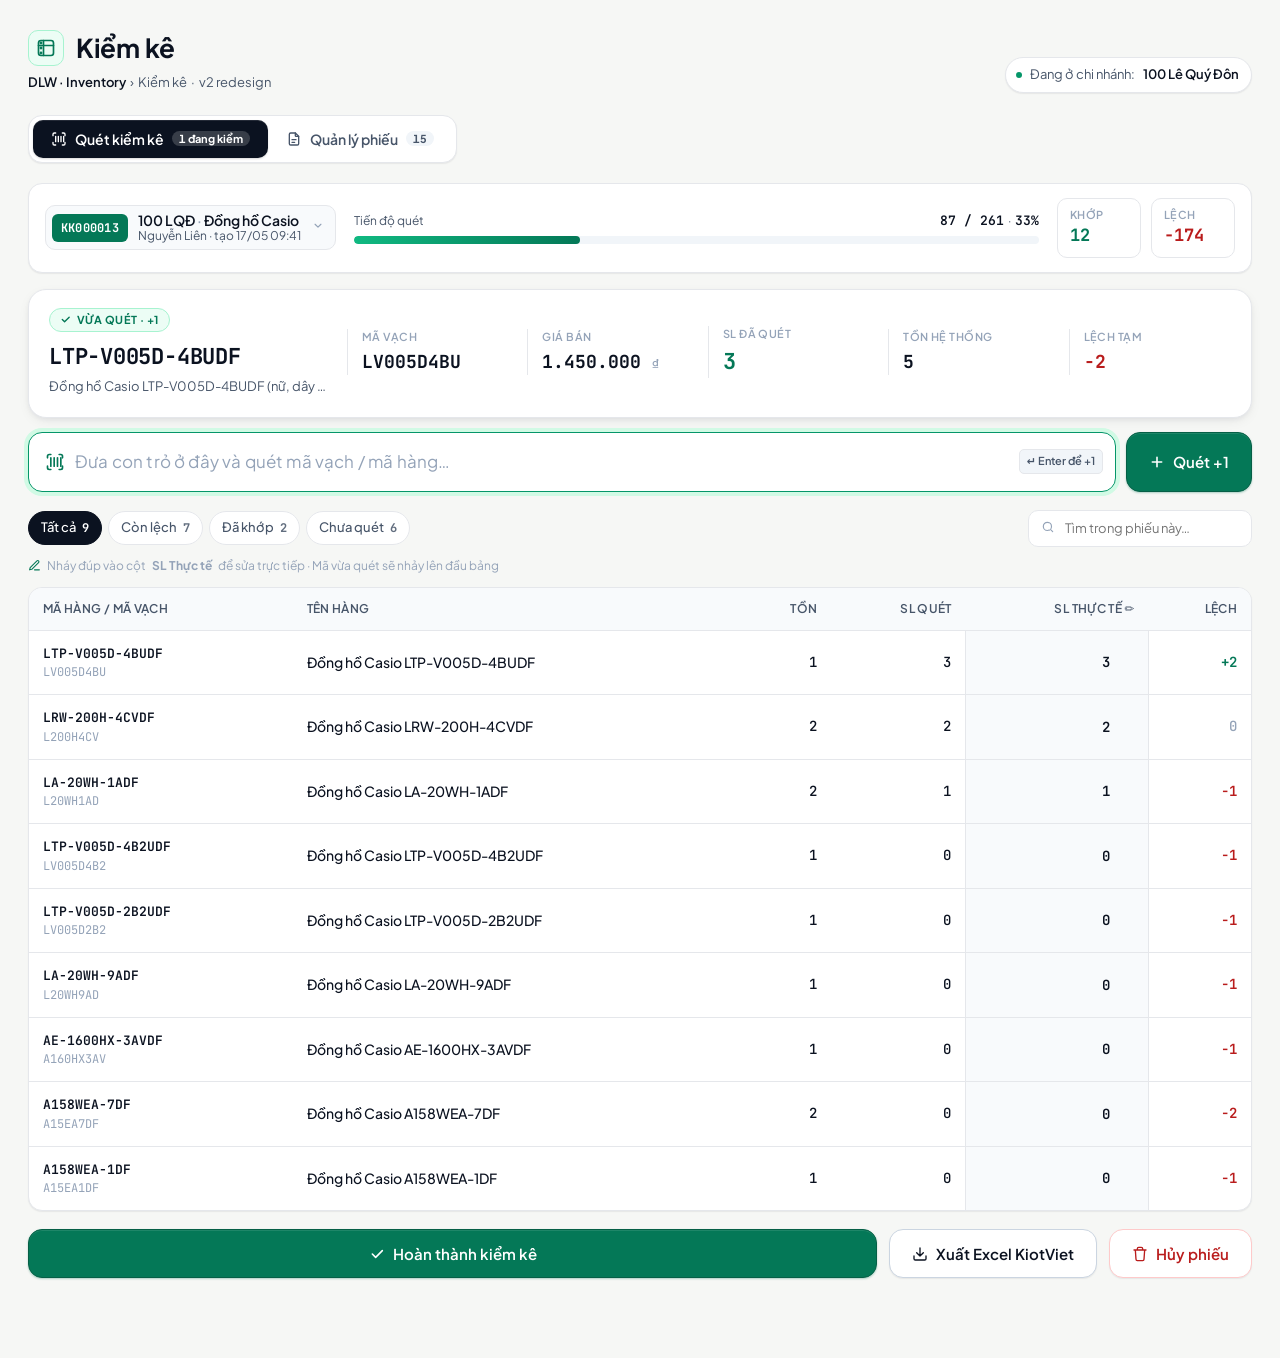
<file: design_handoff_kiem_ke/Kiem_ke_Hi-fi.html>
<!doctype html>
<html lang="vi">
<head>
<meta charset="utf-8" />
<title>Kiểm kê — Hi-fi prototype</title>
<link rel="preconnect" href="https://fonts.googleapis.com" />
<link rel="preconnect" href="https://fonts.gstatic.com" crossorigin />
<link href="https://fonts.googleapis.com/css2?family=Plus+Jakarta+Sans:wght@400;500;600;700&family=JetBrains+Mono:wght@400;500;700&display=swap" rel="stylesheet" />
<style>
  :root {
    /* — Surface — */
    --bg: #f6f7f5;
    --surface: #ffffff;
    --surface-2: #f8fafc;
    --surface-3: #f1f5f9;

    /* — Lines — */
    --line: #e5e7eb;
    --line-strong: #cbd5e1;

    /* — Ink — */
    --ink: #0b1220;
    --ink-2: #475569;
    --ink-3: #94a3b8;

    /* — Brand green (inventory / success) — */
    --green-50:  #ecfdf5;
    --green-100: #d1fae5;
    --green-200: #a7f3d0;
    --green-500: #10b981;
    --green-600: #059669;
    --green-700: #047857;
    --green-800: #065f46;
    --green-900: #064e3b;

    /* — Semantic — */
    --warn-50: #fffbeb;
    --warn-200: #fde68a;
    --warn-700: #b45309;
    --bad-50: #fef2f2;
    --bad-200: #fecaca;
    --bad-500: #ef4444;
    --bad-700: #b91c1c;
    --info-50: #eff6ff;
    --info-700: #1d4ed8;

    /* — Radius / shadow — */
    --r-sm: 6px;
    --r: 10px;
    --r-lg: 14px;
    --r-xl: 18px;
    --shadow-1: 0 1px 2px rgba(15,23,42,.04), 0 1px 1px rgba(15,23,42,.03);
    --shadow-2: 0 4px 14px -4px rgba(15,23,42,.10), 0 2px 4px rgba(15,23,42,.04);
    --shadow-card: 0 8px 28px -10px rgba(4,120,87,.18), 0 2px 6px rgba(15,23,42,.04);

    --mono: 'JetBrains Mono', ui-monospace, SFMono-Regular, Menlo, monospace;
    --sans: 'Plus Jakarta Sans', system-ui, -apple-system, BlinkMacSystemFont, 'Segoe UI', sans-serif;
  }

  * { box-sizing: border-box; }
  html, body { margin: 0; padding: 0; }
  body {
    background: var(--bg);
    font-family: var(--sans);
    color: var(--ink);
    font-size: 14px;
    line-height: 1.5;
    -webkit-font-smoothing: antialiased;
    text-rendering: optimizeLegibility;
  }
  button { font-family: inherit; }
  input  { font-family: inherit; }

  /* — App shell — */
  .app {
    max-width: 1320px;
    margin: 0 auto;
    padding: 28px 28px 80px;
  }

  /* — Module header — */
  .mod-head {
    display: flex;
    align-items: flex-end;
    justify-content: space-between;
    gap: 24px;
    margin-bottom: 22px;
  }
  .mod-head h1 {
    margin: 0;
    font-size: 26px;
    font-weight: 700;
    letter-spacing: -0.01em;
    color: var(--ink);
    display: flex; align-items: center; gap: 12px;
  }
  .mod-head h1 .ico {
    width: 36px; height: 36px;
    background: var(--green-50);
    border: 1px solid var(--green-200);
    border-radius: var(--r);
    display: inline-flex; align-items: center; justify-content: center;
    color: var(--green-700);
  }
  .mod-head .crumb {
    margin: 6px 0 0;
    color: var(--ink-2);
    font-size: 13px;
  }
  .mod-head .crumb b { color: var(--ink); font-weight: 600; }

  .branch-pill {
    display: inline-flex; align-items: center; gap: 8px;
    background: var(--surface);
    border: 1px solid var(--line);
    padding: 7px 12px 7px 10px;
    border-radius: 999px;
    font-size: 13px;
    color: var(--ink-2);
    box-shadow: var(--shadow-1);
  }
  .branch-pill .dot { width: 6px; height: 6px; border-radius: 50%; background: var(--green-600); }
  .branch-pill b { color: var(--ink); font-weight: 600; }

  /* — Segmented tabs (replaces 4 sub-tabs with 2) — */
  .seg {
    display: inline-flex;
    background: var(--surface);
    border: 1px solid var(--line);
    border-radius: var(--r-lg);
    padding: 4px;
    box-shadow: var(--shadow-1);
    margin-bottom: 20px;
  }
  .seg button {
    appearance: none;
    border: none; background: transparent;
    padding: 10px 18px;
    font-size: 14px;
    font-weight: 600;
    color: var(--ink-2);
    cursor: pointer;
    border-radius: var(--r);
    display: inline-flex; align-items: center; gap: 8px;
    transition: all .15s ease;
  }
  .seg button .badge {
    background: var(--surface-3);
    color: var(--ink-2);
    border-radius: 999px;
    padding: 1px 7px;
    font-size: 11px;
    font-weight: 700;
    font-variant-numeric: tabular-nums;
  }
  .seg button:hover { color: var(--ink); }
  .seg button.active {
    background: var(--ink);
    color: #fff;
    box-shadow: 0 1px 0 rgba(255,255,255,.1) inset, 0 1px 2px rgba(0,0,0,.15);
  }
  .seg button.active .badge { background: rgba(255,255,255,.18); color: #fff; }

  /* — Page panes — */
  .pane { display: none; }
  .pane.active { display: block; animation: fade .2s ease; }
  @keyframes fade { from { opacity: 0; transform: translateY(4px); } to { opacity: 1; transform: none; } }

  /* — Phiếu context bar — */
  .ctx-bar {
    background: var(--surface);
    border: 1px solid var(--line);
    border-radius: var(--r-lg);
    padding: 14px 16px;
    box-shadow: var(--shadow-1);
    display: flex;
    align-items: center;
    gap: 18px;
    margin-bottom: 16px;
  }
  .ctx-picker {
    display: flex; align-items: center; gap: 10px;
    padding: 6px 10px 6px 6px;
    border: 1px solid var(--line);
    border-radius: var(--r);
    background: var(--surface-2);
    cursor: pointer;
    transition: all .12s ease;
  }
  .ctx-picker:hover { border-color: var(--line-strong); background: #fff; }
  .ctx-picker .tag {
    background: var(--green-700);
    color: #fff;
    font-family: var(--mono);
    font-weight: 700;
    font-size: 12px;
    letter-spacing: .02em;
    padding: 5px 9px;
    border-radius: var(--r-sm);
  }
  .ctx-picker .meta {
    display: flex; flex-direction: column; line-height: 1.2;
  }
  .ctx-picker .meta .top { font-weight: 600; color: var(--ink); font-size: 14px; }
  .ctx-picker .meta .sub { font-size: 12px; color: var(--ink-2); }
  .ctx-picker .chev { color: var(--ink-3); }

  .progress-wrap {
    flex: 1;
    display: flex; flex-direction: column; gap: 6px;
  }
  .progress-meta {
    display: flex; justify-content: space-between; align-items: baseline;
    font-size: 12px; color: var(--ink-2);
  }
  .progress-meta b {
    color: var(--ink);
    font-family: var(--mono); font-weight: 600;
    font-size: 13px;
  }
  .progress {
    height: 8px;
    background: var(--surface-3);
    border-radius: 999px;
    overflow: hidden;
  }
  .progress > span {
    display: block; height: 100%;
    background: linear-gradient(90deg, var(--green-500), var(--green-700));
    border-radius: 999px;
    transition: width .35s ease;
  }

  .ctx-kpis { display: flex; gap: 10px; }
  .ctx-kpi {
    border: 1px solid var(--line);
    border-radius: var(--r);
    padding: 8px 12px;
    background: var(--surface);
    min-width: 84px;
  }
  .ctx-kpi .k { font-size: 11px; color: var(--ink-3); letter-spacing: .04em; text-transform: uppercase; font-weight: 600; }
  .ctx-kpi .v { font-family: var(--mono); font-weight: 700; font-size: 17px; color: var(--ink); font-variant-numeric: tabular-nums; }
  .ctx-kpi.bad .v { color: var(--bad-700); }
  .ctx-kpi.ok  .v { color: var(--green-700); }

  /* ─── HERO SCAN CARD ─── */
  .scan-shell {
    background: var(--surface);
    border: 1px solid var(--line);
    border-radius: var(--r-xl);
    box-shadow: var(--shadow-2);
    overflow: hidden;
    margin-bottom: 14px;
    transition: box-shadow .3s ease, border-color .3s ease;
  }
  .scan-shell.flash-ok {
    border-color: var(--green-500);
    box-shadow: 0 0 0 3px var(--green-100), var(--shadow-card);
    animation: flashOk .55s ease;
  }
  .scan-shell.flash-bad {
    border-color: var(--bad-500);
    box-shadow: 0 0 0 3px var(--bad-200), 0 8px 28px -10px rgba(220,38,38,.20);
    animation: flashBad .55s ease;
  }
  @keyframes flashOk { 0% { background: var(--green-50); } 100% { background: var(--surface); } }
  @keyframes flashBad { 0% { background: var(--bad-50); } 100% { background: var(--surface); } }

  .scan-card {
    padding: 18px 20px 20px;
    display: grid;
    grid-template-columns: minmax(280px, 1.4fr) repeat(5, minmax(0, 1fr));
    gap: 18px;
    align-items: center;
  }
  .scan-card .item-id {
    display: flex; flex-direction: column; gap: 4px; min-width: 0;
  }
  .scan-card .item-id .ribbon {
    display: inline-flex; align-items: center; gap: 6px;
    background: var(--green-50);
    color: var(--green-700);
    border: 1px solid var(--green-200);
    border-radius: 999px;
    padding: 3px 10px;
    font-size: 11px;
    font-weight: 700;
    letter-spacing: .04em;
    text-transform: uppercase;
    width: fit-content;
    margin-bottom: 4px;
  }
  .scan-card .item-id .code {
    font-family: var(--mono);
    font-weight: 700;
    font-size: 22px;
    letter-spacing: -0.01em;
    color: var(--ink);
    white-space: nowrap; overflow: hidden; text-overflow: ellipsis;
  }
  .scan-card .item-id .name {
    font-size: 13px;
    color: var(--ink-2);
    white-space: nowrap; overflow: hidden; text-overflow: ellipsis;
  }

  .field {
    display: flex; flex-direction: column; gap: 3px; min-width: 0;
    border-left: 1px solid var(--line);
    padding-left: 14px;
  }
  .field .k {
    font-size: 11px;
    letter-spacing: .04em;
    text-transform: uppercase;
    font-weight: 600;
    color: var(--ink-3);
  }
  .field .v {
    font-family: var(--mono);
    font-weight: 700;
    font-size: 18px;
    color: var(--ink);
    font-variant-numeric: tabular-nums;
    white-space: nowrap; overflow: hidden; text-overflow: ellipsis;
  }
  .field .v small { font-family: var(--sans); font-size: 12px; color: var(--ink-3); font-weight: 500; }
  .field.qty .v { color: var(--green-700); font-size: 22px; }
  .field.lech.neg .v { color: var(--bad-700); }
  .field.lech.pos .v { color: var(--green-700); }
  .field.lech.zero .v { color: var(--ink-2); }

  /* Empty state inside scan card */
  .scan-empty {
    padding: 28px 20px;
    display: flex; flex-direction: column; align-items: center; justify-content: center;
    gap: 8px;
    color: var(--ink-3);
    text-align: center;
  }
  .scan-empty .glyph {
    width: 56px; height: 56px;
    border-radius: 50%;
    background: var(--green-50);
    border: 1px dashed var(--green-200);
    display: inline-flex; align-items: center; justify-content: center;
    color: var(--green-600);
    margin-bottom: 4px;
  }
  .scan-empty .t1 { font-size: 15px; font-weight: 600; color: var(--ink-2); }
  .scan-empty .t2 { font-size: 13px; color: var(--ink-3); }

  /* — Scan input row — */
  .scan-input-row {
    display: flex; gap: 10px;
    margin-bottom: 18px;
  }
  .scan-input {
    flex: 1;
    display: flex; align-items: center; gap: 10px;
    background: var(--surface);
    border: 1.5px solid var(--line-strong);
    border-radius: var(--r-lg);
    padding: 4px 4px 4px 16px;
    transition: all .15s ease;
  }
  .scan-input:focus-within {
    border-color: var(--green-600);
    box-shadow: 0 0 0 4px var(--green-100);
  }
  .scan-input .ico { color: var(--green-700); display: flex; }
  .scan-input input {
    flex: 1;
    border: none; outline: none; background: transparent;
    font-family: var(--mono);
    font-size: 17px;
    font-weight: 500;
    color: var(--ink);
    padding: 14px 0;
    letter-spacing: .01em;
  }
  .scan-input input::placeholder { color: var(--ink-3); font-family: var(--sans); font-weight: 400; }
  .scan-input .kbd {
    display: inline-flex; align-items: center; gap: 4px;
    background: var(--surface-3);
    border: 1px solid var(--line);
    color: var(--ink-2);
    font-size: 11px; font-weight: 600;
    padding: 3px 7px;
    border-radius: 5px;
    margin-right: 8px;
  }

  .btn {
    appearance: none;
    border: 1px solid var(--line-strong);
    background: var(--surface);
    color: var(--ink);
    font-size: 14px;
    font-weight: 600;
    padding: 9px 14px;
    border-radius: var(--r);
    cursor: pointer;
    display: inline-flex; align-items: center; gap: 8px;
    transition: all .12s ease;
    box-shadow: var(--shadow-1);
    white-space: nowrap;
  }
  .btn:hover { border-color: var(--ink-3); }
  .btn.primary {
    background: var(--green-700);
    border-color: var(--green-800);
    color: #fff;
    box-shadow: 0 1px 0 rgba(255,255,255,.1) inset, 0 1px 2px rgba(4,120,87,.30);
  }
  .btn.primary:hover { background: var(--green-800); }
  .btn.lg {
    padding: 14px 22px; font-size: 15px;
    border-radius: var(--r-lg);
  }
  .btn.danger {
    background: #fff;
    color: var(--bad-700);
    border-color: var(--bad-200);
  }
  .btn.danger:hover { background: var(--bad-50); }
  .btn.ghost { background: transparent; box-shadow: none; border-color: transparent; color: var(--ink-2); }
  .btn.ghost:hover { background: var(--surface-2); color: var(--ink); }
  .btn.icon { padding: 9px; }

  /* — Toolbar above table — */
  .toolbar {
    display: flex; align-items: center; gap: 10px;
    margin-bottom: 10px;
  }
  .chips { display: inline-flex; gap: 6px; }
  .chip {
    border: 1px solid var(--line);
    background: var(--surface);
    color: var(--ink-2);
    font-size: 13px;
    font-weight: 500;
    padding: 6px 12px;
    border-radius: 999px;
    cursor: pointer;
    display: inline-flex; align-items: center; gap: 6px;
    transition: all .12s ease;
  }
  .chip:hover { border-color: var(--line-strong); color: var(--ink); }
  .chip.active {
    background: var(--ink);
    color: #fff;
    border-color: var(--ink);
  }
  .chip .count { font-family: var(--mono); font-weight: 700; font-size: 12px; opacity: .85; }
  .chip.active .count { opacity: 1; }

  .search {
    display: flex; align-items: center; gap: 8px;
    border: 1px solid var(--line);
    background: var(--surface);
    border-radius: var(--r);
    padding: 7px 12px;
    min-width: 220px;
  }
  .search input {
    border: none; outline: none; background: transparent;
    font-size: 13px; width: 100%;
    color: var(--ink);
  }
  .search .ico { color: var(--ink-3); }

  /* — Data table — */
  .table-wrap {
    background: var(--surface);
    border: 1px solid var(--line);
    border-radius: var(--r-lg);
    overflow: hidden;
    box-shadow: var(--shadow-1);
  }
  table.data {
    width: 100%;
    border-collapse: collapse;
    font-size: 14px;
  }
  table.data thead th {
    text-align: left;
    background: var(--surface-2);
    color: var(--ink-2);
    font-weight: 600;
    font-size: 12px;
    letter-spacing: .03em;
    text-transform: uppercase;
    padding: 12px 14px;
    border-bottom: 1px solid var(--line);
    white-space: nowrap;
  }
  table.data thead th.num { text-align: right; }
  table.data tbody td {
    padding: 13px 14px;
    border-bottom: 1px solid var(--line);
    vertical-align: middle;
    color: var(--ink);
  }
  table.data tbody tr:last-child td { border-bottom: none; }
  table.data tbody tr { transition: background .12s ease; }
  table.data tbody tr:hover { background: var(--surface-2); }
  table.data td.num {
    text-align: right;
    font-family: var(--mono);
    font-variant-numeric: tabular-nums;
    font-weight: 500;
  }
  table.data td.code {
    font-family: var(--mono);
    font-weight: 600;
    font-size: 13px;
    color: var(--ink);
  }
  table.data td.code .vach {
    font-family: var(--mono); font-weight: 400;
    color: var(--ink-3);
    font-size: 12px;
    display: block;
  }
  table.data td .name-strong { font-weight: 500; color: var(--ink); }
  table.data td .delta-pos { color: var(--green-700); font-weight: 600; }
  table.data td .delta-neg { color: var(--bad-700); font-weight: 600; }
  table.data td .delta-zero { color: var(--ink-3); font-weight: 500; }
  table.data tr.flash {
    background: var(--green-50);
    animation: rowFlash 1.4s ease;
  }
  @keyframes rowFlash {
    0% { background: var(--green-100); }
    100% { background: var(--surface); }
  }
  table.data td.editable {
    background: var(--surface-2);
    border-left: 1px solid var(--line);
    border-right: 1px solid var(--line);
  }
  table.data td.editable input {
    width: 64px;
    text-align: right;
    border: 1px solid transparent;
    background: transparent;
    font-family: var(--mono);
    font-variant-numeric: tabular-nums;
    font-weight: 600;
    font-size: 14px;
    padding: 5px 8px;
    border-radius: 6px;
    color: var(--ink);
  }
  table.data td.editable input:hover { border-color: var(--line); background: #fff; }
  table.data td.editable input:focus { outline: none; border-color: var(--green-600); background: #fff; box-shadow: 0 0 0 3px var(--green-100); }

  /* Status badges */
  .st {
    display: inline-flex; align-items: center; gap: 6px;
    padding: 3px 9px;
    border-radius: 999px;
    font-size: 12px;
    font-weight: 600;
    border: 1px solid;
    line-height: 1.5;
  }
  .st::before { content: ""; width: 6px; height: 6px; border-radius: 50%; }
  .st.scanning { background: var(--warn-50); color: var(--warn-700); border-color: var(--warn-200); }
  .st.scanning::before { background: var(--warn-700); }
  .st.waiting  { background: var(--info-50); color: var(--info-700); border-color: #bfdbfe; }
  .st.waiting::before  { background: var(--info-700); }
  .st.approved { background: var(--green-50); color: var(--green-700); border-color: var(--green-200); }
  .st.approved::before { background: var(--green-700); }

  /* — Footer actions for scan page — */
  .footer-actions {
    margin-top: 18px;
    display: flex; gap: 12px;
  }
  .footer-actions .stretch { flex: 1; justify-content: center; }

  /* — Toast — */
  .toast-region {
    position: fixed;
    top: 18px; right: 22px;
    z-index: 50;
    display: flex; flex-direction: column; gap: 10px;
    pointer-events: none;
  }
  .toast {
    background: var(--surface);
    border: 1px solid var(--line);
    border-left: 4px solid var(--green-600);
    border-radius: var(--r);
    padding: 12px 14px;
    box-shadow: 0 12px 32px -8px rgba(15,23,42,.25);
    display: flex; align-items: center; gap: 10px;
    font-size: 14px;
    min-width: 280px;
    max-width: 360px;
    animation: toastIn .25s ease, toastOut .25s ease 2.7s forwards;
  }
  .toast.bad { border-left-color: var(--bad-500); }
  .toast .ico {
    width: 28px; height: 28px;
    border-radius: 50%;
    background: var(--green-50);
    color: var(--green-700);
    display: inline-flex; align-items: center; justify-content: center;
    flex-shrink: 0;
  }
  .toast.bad .ico { background: var(--bad-50); color: var(--bad-700); }
  .toast b { font-weight: 600; }
  .toast .sub { color: var(--ink-2); font-size: 12px; }
  @keyframes toastIn { from { transform: translateX(16px); opacity: 0; } to { transform: none; opacity: 1; } }
  @keyframes toastOut { to { transform: translateX(16px); opacity: 0; } }

  /* — Modals / panels — */
  .scrim {
    position: fixed; inset: 0;
    background: rgba(15,23,42,.32);
    backdrop-filter: blur(2px);
    display: none;
    z-index: 40;
    align-items: center;
    justify-content: center;
  }
  .scrim.open { display: flex; }
  .modal {
    background: var(--surface);
    width: min(640px, 92vw);
    border-radius: var(--r-xl);
    box-shadow: 0 24px 60px -12px rgba(15,23,42,.35);
    overflow: hidden;
    animation: modalIn .2s ease;
  }
  @keyframes modalIn { from { transform: translateY(10px); opacity: 0; } to { transform: none; opacity: 1; } }
  .modal header {
    padding: 18px 20px 14px;
    border-bottom: 1px solid var(--line);
    display: flex; align-items: center; justify-content: space-between;
  }
  .modal header h3 { margin: 0; font-size: 17px; font-weight: 700; }
  .modal .body { padding: 18px 20px; display: flex; flex-direction: column; gap: 14px; }
  .modal footer { padding: 14px 20px 18px; display: flex; justify-content: flex-end; gap: 10px; border-top: 1px solid var(--line); }
  .field-label { font-size: 12px; font-weight: 600; color: var(--ink-2); margin-bottom: 6px; display: block; }
  .input-wrap {
    border: 1px solid var(--line-strong);
    border-radius: var(--r);
    padding: 9px 12px;
    background: var(--surface);
  }
  .input-wrap:focus-within { border-color: var(--green-600); box-shadow: 0 0 0 3px var(--green-100); }
  .input-wrap input, .input-wrap textarea, .input-wrap select {
    width: 100%; border: none; outline: none; background: transparent;
    font-family: inherit; font-size: 14px; color: var(--ink); resize: vertical;
  }
  .preview-code {
    background: var(--green-50);
    border: 1px solid var(--green-200);
    border-radius: var(--r);
    padding: 12px 14px;
    display: flex; align-items: center; gap: 10px;
    font-size: 13px;
    color: var(--green-800);
  }
  .preview-code b { font-family: var(--mono); font-size: 14px; color: var(--green-900); }

  /* Multi-select chips for nhom hang */
  .ms {
    display: flex; flex-wrap: wrap; gap: 6px;
    border: 1px solid var(--line-strong);
    border-radius: var(--r);
    padding: 8px;
    min-height: 44px;
    background: var(--surface);
  }
  .ms .tag {
    background: var(--green-700); color: #fff;
    padding: 3px 8px 3px 10px;
    border-radius: 999px;
    font-size: 12px; font-weight: 500;
    display: inline-flex; align-items: center; gap: 6px;
  }
  .ms .tag .x { cursor: pointer; opacity: .7; }
  .ms .tag .x:hover { opacity: 1; }
  .ms input { flex: 1; min-width: 120px; border: none; outline: none; padding: 5px; font-size: 13px; background: transparent; }

  /* Row action buttons */
  .row-actions { display: inline-flex; gap: 4px; }
  .row-actions .btn { padding: 6px 10px; font-size: 12px; box-shadow: none; }
  .row-actions .btn.primary { background: var(--green-700); }

  /* "Quản lý phiếu" detail panel */
  .detail-card {
    background: var(--surface);
    border: 1px solid var(--line);
    border-radius: var(--r-lg);
    box-shadow: var(--shadow-1);
    margin-top: 14px;
    overflow: hidden;
  }
  .detail-card header {
    display: flex; align-items: center; justify-content: space-between;
    padding: 14px 18px;
    border-bottom: 1px solid var(--line);
    background: var(--surface-2);
  }
  .detail-card header .title { display: flex; align-items: center; gap: 12px; }
  .detail-card header .title b { font-size: 15px; font-weight: 700; }
  .detail-summary { display: flex; gap: 10px; padding: 14px 18px; border-bottom: 1px solid var(--line); }
  .detail-summary .ctx-kpi { flex: 1; }

  /* Sticky scan area when scrolling */
  .scan-sticky-wrapper { position: relative; }
  @media (min-width: 1100px) {
    .scan-sticky-wrapper.is-sticky {
      position: sticky;
      top: 12px;
      z-index: 5;
    }
  }

  .help-hint {
    font-size: 12px;
    color: var(--ink-3);
    margin-bottom: 12px;
    display: flex; align-items: center; gap: 6px;
  }
  .help-hint .pencil { color: var(--green-700); }

  /* — utility — */
  .stretch { flex: 1; }
  .right { margin-left: auto; }
  .muted { color: var(--ink-3); }
  .sr { position: absolute; clip: rect(0 0 0 0); width: 1px; height: 1px; }

  /* Cancel state for codes not found */
  .scan-shell.flash-bad .bad-msg { display: flex; }
  .bad-msg { display: none; padding: 14px 20px; align-items: center; gap: 10px; border-top: 1px dashed var(--bad-200); background: var(--bad-50); }
  .bad-msg .ico { color: var(--bad-700); }
  .bad-msg b { color: var(--bad-700); }
  .bad-msg .x { margin-left: auto; cursor: pointer; color: var(--bad-700); }

  /* Responsive trim */
  @media (max-width: 1100px) {
    .scan-card { grid-template-columns: 1fr 1fr 1fr; }
    .scan-card .item-id { grid-column: 1 / -1; border-bottom: 1px solid var(--line); padding-bottom: 14px; }
    .field { border-left: none; padding-left: 0; }
  }
</style>
</head>
<body>
<div class="app">

  <!-- ── Module header ── -->
  <div class="mod-head">
    <div>
      <h1>
        <span class="ico">
          <svg width="20" height="20" viewBox="0 0 24 24" fill="none" stroke="currentColor" stroke-width="2" stroke-linecap="round" stroke-linejoin="round"><rect x="3" y="3" width="18" height="18" rx="3"/><path d="M3 9h18M9 3v18"/><circle cx="6" cy="6" r=".7" fill="currentColor"/><circle cx="6" cy="12" r=".7" fill="currentColor"/><circle cx="6" cy="18" r=".7" fill="currentColor"/></svg>
        </span>
        Kiểm kê
      </h1>
      <p class="crumb"><b>DLW · Inventory</b> &nbsp;›&nbsp; Kiểm kê &nbsp;·&nbsp; v2 redesign</p>
    </div>
    <div class="branch-pill">
      <span class="dot"></span>
      Đang ở chi nhánh: <b>100 Lê Quý Đôn</b>
    </div>
  </div>

  <!-- ── 2 chính: Quét + Quản lý phiếu ── -->
  <div class="seg" role="tablist">
    <button class="active" data-pane="scan">
      <svg width="16" height="16" viewBox="0 0 24 24" fill="none" stroke="currentColor" stroke-width="2" stroke-linecap="round" stroke-linejoin="round"><path d="M3 7V5a2 2 0 0 1 2-2h2M17 3h2a2 2 0 0 1 2 2v2M21 17v2a2 2 0 0 1-2 2h-2M7 21H5a2 2 0 0 1-2-2v-2"/><path d="M7 8v8M11 8v8M15 8v8M19 8v8"/></svg>
      Quét kiểm kê
      <span class="badge">1 đang kiểm</span>
    </button>
    <button data-pane="manage">
      <svg width="16" height="16" viewBox="0 0 24 24" fill="none" stroke="currentColor" stroke-width="2" stroke-linecap="round" stroke-linejoin="round"><path d="M14 3v4a1 1 0 0 0 1 1h4"/><path d="M17 21H7a2 2 0 0 1-2-2V5a2 2 0 0 1 2-2h7l5 5v11a2 2 0 0 1-2 2z"/><path d="M9 13h6M9 17h4"/></svg>
      Quản lý phiếu
      <span class="badge">15</span>
    </button>
  </div>

  <!-- ════════════════ PANE 1 — QUÉT ════════════════ -->
  <section class="pane active" id="pane-scan">

    <!-- Context bar: phiếu + progress + KPIs -->
    <div class="ctx-bar">
      <div class="ctx-picker" id="phieuPicker">
        <span class="tag">KK000013</span>
        <span class="meta">
          <span class="top">100 LQĐ <span class="muted">·</span> Đồng hồ Casio</span>
          <span class="sub">Nguyễn Liên · tạo 17/05 09:41</span>
        </span>
        <span class="chev">
          <svg width="14" height="14" viewBox="0 0 24 24" fill="none" stroke="currentColor" stroke-width="2" stroke-linecap="round" stroke-linejoin="round"><path d="m7 9 5 5 5-5"/></svg>
        </span>
      </div>

      <div class="progress-wrap">
        <div class="progress-meta">
          <span>Tiến độ quét</span>
          <span><b id="progressTxt">87 / 261</b> &nbsp;·&nbsp; <b id="progressPct">33%</b></span>
        </div>
        <div class="progress"><span id="progressBar" style="width: 33%"></span></div>
      </div>

      <div class="ctx-kpis">
        <div class="ctx-kpi ok"><div class="k">Khớp</div><div class="v" id="kpiOk">12</div></div>
        <div class="ctx-kpi bad"><div class="k">Lệch</div><div class="v" id="kpiBad">−174</div></div>
      </div>
    </div>

    <!-- HERO Scan card -->
    <div class="scan-shell" id="scanShell">
      <div class="scan-card" id="scanCard">
        <div class="item-id">
          <span class="ribbon">
            <svg width="11" height="11" viewBox="0 0 24 24" fill="none" stroke="currentColor" stroke-width="3" stroke-linecap="round" stroke-linejoin="round"><path d="m5 12 5 5L20 7"/></svg>
            Vừa quét · +1
          </span>
          <span class="code" id="scCode">LTP-V005D-4BUDF</span>
          <span class="name" id="scName">Đồng hồ Casio LTP-V005D-4BUDF (nữ, dây da nâu)</span>
        </div>

        <div class="field">
          <span class="k">Mã vạch</span>
          <span class="v" id="scVach">LV005D4BU</span>
        </div>
        <div class="field">
          <span class="k">Giá bán</span>
          <span class="v" id="scPrice">1.450.000 <small>₫</small></span>
        </div>
        <div class="field qty">
          <span class="k">SL đã quét</span>
          <span class="v" id="scQuet">3</span>
        </div>
        <div class="field">
          <span class="k">Tồn hệ thống</span>
          <span class="v" id="scTon">5</span>
        </div>
        <div class="field lech neg" id="scLechField">
          <span class="k">Lệch tạm</span>
          <span class="v" id="scLech">−2</span>
        </div>
      </div>

      <!-- Error overlay (shown via .flash-bad) -->
      <div class="bad-msg">
        <span class="ico">
          <svg width="20" height="20" viewBox="0 0 24 24" fill="none" stroke="currentColor" stroke-width="2.2" stroke-linecap="round" stroke-linejoin="round"><circle cx="12" cy="12" r="10"/><path d="M12 8v4M12 16h.01"/></svg>
        </span>
        <span><b id="badMsgCode">Mã 'ABCD-XYZ'</b> không tồn tại trong hệ thống KiotViet</span>
        <span class="x" onclick="document.getElementById('scanShell').classList.remove('flash-bad')">✕</span>
      </div>
    </div>

    <!-- Scan input -->
    <form class="scan-input-row" id="scanForm" autocomplete="off">
      <label class="scan-input" for="scanField">
        <span class="ico">
          <svg width="20" height="20" viewBox="0 0 24 24" fill="none" stroke="currentColor" stroke-width="2" stroke-linecap="round" stroke-linejoin="round"><path d="M3 7V5a2 2 0 0 1 2-2h2M17 3h2a2 2 0 0 1 2 2v2M21 17v2a2 2 0 0 1-2 2h-2M7 21H5a2 2 0 0 1-2-2v-2"/><path d="M7 7v10M11 7v10M15 7v10M19 7v10"/></svg>
        </span>
        <input id="scanField" placeholder="Đưa con trỏ ở đây và quét mã vạch / mã hàng…" />
        <span class="kbd">↵ Enter để +1</span>
      </label>
      <button type="submit" class="btn primary lg">
        <svg width="16" height="16" viewBox="0 0 24 24" fill="none" stroke="currentColor" stroke-width="2.4" stroke-linecap="round" stroke-linejoin="round"><path d="M12 5v14M5 12h14"/></svg>
        Quét +1
      </button>
    </form>

    <!-- Toolbar above table -->
    <div class="toolbar">
      <div class="chips" id="scanFilterChips">
        <span class="chip active" data-filter="all">Tất cả <span class="count">9</span></span>
        <span class="chip" data-filter="lech">Còn lệch <span class="count">7</span></span>
        <span class="chip" data-filter="khop">Đã khớp <span class="count">2</span></span>
        <span class="chip" data-filter="chua">Chưa quét <span class="count">6</span></span>
      </div>
      <div class="stretch"></div>
      <div class="search">
        <span class="ico">
          <svg width="14" height="14" viewBox="0 0 24 24" fill="none" stroke="currentColor" stroke-width="2" stroke-linecap="round" stroke-linejoin="round"><circle cx="11" cy="11" r="7"/><path d="m20 20-3-3"/></svg>
        </span>
        <input placeholder="Tìm trong phiếu này…" />
      </div>
    </div>

    <div class="help-hint">
      <svg class="pencil" width="13" height="13" viewBox="0 0 24 24" fill="none" stroke="currentColor" stroke-width="2" stroke-linecap="round" stroke-linejoin="round"><path d="M12 20h9M16.5 3.5a2.12 2.12 0 1 1 3 3L7 19l-4 1 1-4Z"/></svg>
      Nháy đúp vào cột <b>SL Thực tế</b> để sửa trực tiếp · Mã vừa quét sẽ nhảy lên đầu bảng
    </div>

    <div class="table-wrap">
      <table class="data" id="scanTable">
        <thead><tr>
          <th>Mã hàng / Mã vạch</th>
          <th>Tên hàng</th>
          <th class="num">Tồn</th>
          <th class="num">SL Quét</th>
          <th class="num">SL Thực tế ✏️</th>
          <th class="num">Lệch</th>
        </tr></thead>
        <tbody id="scanTableBody">
          <tr data-status="lech">
            <td class="code">LTP-V005D-4BUDF <span class="vach">LV005D4BU</span></td>
            <td><span class="name-strong">Đồng hồ Casio LTP-V005D-4BUDF</span></td>
            <td class="num">1</td>
            <td class="num" data-quet>3</td>
            <td class="num editable"><input type="number" value="3" min="0" /></td>
            <td class="num" data-lech><span class="delta-pos">+2</span></td>
          </tr>
          <tr data-status="lech">
            <td class="code">LRW-200H-4CVDF <span class="vach">L200H4CV</span></td>
            <td><span class="name-strong">Đồng hồ Casio LRW-200H-4CVDF</span></td>
            <td class="num">2</td>
            <td class="num" data-quet>2</td>
            <td class="num editable"><input type="number" value="2" min="0" /></td>
            <td class="num" data-lech><span class="delta-zero">0</span></td>
          </tr>
          <tr data-status="lech">
            <td class="code">LA-20WH-1ADF <span class="vach">L20WH1AD</span></td>
            <td><span class="name-strong">Đồng hồ Casio LA-20WH-1ADF</span></td>
            <td class="num">2</td>
            <td class="num" data-quet>1</td>
            <td class="num editable"><input type="number" value="1" min="0" /></td>
            <td class="num" data-lech><span class="delta-neg">−1</span></td>
          </tr>
          <tr data-status="chua">
            <td class="code">LTP-V005D-4B2UDF <span class="vach">LV005D4B2</span></td>
            <td><span class="name-strong">Đồng hồ Casio LTP-V005D-4B2UDF</span></td>
            <td class="num">1</td>
            <td class="num" data-quet>0</td>
            <td class="num editable"><input type="number" value="0" min="0" /></td>
            <td class="num" data-lech><span class="delta-neg">−1</span></td>
          </tr>
          <tr data-status="chua">
            <td class="code">LTP-V005D-2B2UDF <span class="vach">LV005D2B2</span></td>
            <td><span class="name-strong">Đồng hồ Casio LTP-V005D-2B2UDF</span></td>
            <td class="num">1</td>
            <td class="num" data-quet>0</td>
            <td class="num editable"><input type="number" value="0" min="0" /></td>
            <td class="num" data-lech><span class="delta-neg">−1</span></td>
          </tr>
          <tr data-status="chua">
            <td class="code">LA-20WH-9ADF <span class="vach">L20WH9AD</span></td>
            <td><span class="name-strong">Đồng hồ Casio LA-20WH-9ADF</span></td>
            <td class="num">1</td>
            <td class="num" data-quet>0</td>
            <td class="num editable"><input type="number" value="0" min="0" /></td>
            <td class="num" data-lech><span class="delta-neg">−1</span></td>
          </tr>
          <tr data-status="chua">
            <td class="code">AE-1600HX-3AVDF <span class="vach">A160HX3AV</span></td>
            <td><span class="name-strong">Đồng hồ Casio AE-1600HX-3AVDF</span></td>
            <td class="num">1</td>
            <td class="num" data-quet>0</td>
            <td class="num editable"><input type="number" value="0" min="0" /></td>
            <td class="num" data-lech><span class="delta-neg">−1</span></td>
          </tr>
          <tr data-status="chua">
            <td class="code">A158WEA-7DF <span class="vach">A15EA7DF</span></td>
            <td><span class="name-strong">Đồng hồ Casio A158WEA-7DF</span></td>
            <td class="num">2</td>
            <td class="num" data-quet>0</td>
            <td class="num editable"><input type="number" value="0" min="0" /></td>
            <td class="num" data-lech><span class="delta-neg">−2</span></td>
          </tr>
          <tr data-status="chua">
            <td class="code">A158WEA-1DF <span class="vach">A15EA1DF</span></td>
            <td><span class="name-strong">Đồng hồ Casio A158WEA-1DF</span></td>
            <td class="num">1</td>
            <td class="num" data-quet>0</td>
            <td class="num editable"><input type="number" value="0" min="0" /></td>
            <td class="num" data-lech><span class="delta-neg">−1</span></td>
          </tr>
        </tbody>
      </table>
    </div>

    <div class="footer-actions">
      <button class="btn primary lg stretch">
        <svg width="16" height="16" viewBox="0 0 24 24" fill="none" stroke="currentColor" stroke-width="2.4" stroke-linecap="round" stroke-linejoin="round"><path d="m5 12 5 5L20 7"/></svg>
        Hoàn thành kiểm kê
      </button>
      <button class="btn lg">
        <svg width="16" height="16" viewBox="0 0 24 24" fill="none" stroke="currentColor" stroke-width="2" stroke-linecap="round" stroke-linejoin="round"><path d="M21 15v4a2 2 0 0 1-2 2H5a2 2 0 0 1-2-2v-4M7 10l5 5 5-5M12 15V3"/></svg>
        Xuất Excel KiotViet
      </button>
      <button class="btn danger lg">
        <svg width="16" height="16" viewBox="0 0 24 24" fill="none" stroke="currentColor" stroke-width="2" stroke-linecap="round" stroke-linejoin="round"><path d="M3 6h18M8 6V4a2 2 0 0 1 2-2h4a2 2 0 0 1 2 2v2M19 6l-1 14a2 2 0 0 1-2 2H8a2 2 0 0 1-2-2L5 6"/></svg>
        Hủy phiếu
      </button>
    </div>
  </section>

  <!-- ════════════════ PANE 2 — QUẢN LÝ PHIẾU ════════════════ -->
  <section class="pane" id="pane-manage">
    <div class="toolbar" style="margin-bottom: 14px;">
      <div class="chips" id="manageFilters">
        <span class="chip active" data-status="all">Tất cả <span class="count">15</span></span>
        <span class="chip" data-status="scanning">Đang kiểm <span class="count">1</span></span>
        <span class="chip" data-status="waiting">Chờ duyệt <span class="count">1</span></span>
        <span class="chip" data-status="approved">Đã duyệt <span class="count">13</span></span>
      </div>
      <div class="stretch"></div>
      <div class="search">
        <span class="ico">
          <svg width="14" height="14" viewBox="0 0 24 24" fill="none" stroke="currentColor" stroke-width="2" stroke-linecap="round" stroke-linejoin="round"><circle cx="11" cy="11" r="7"/><path d="m20 20-3-3"/></svg>
        </span>
        <input placeholder="Tìm mã phiếu / chi nhánh / nhóm…" />
      </div>
      <button class="btn primary" id="btnCreate">
        <svg width="14" height="14" viewBox="0 0 24 24" fill="none" stroke="currentColor" stroke-width="2.4" stroke-linecap="round" stroke-linejoin="round"><path d="M12 5v14M5 12h14"/></svg>
        Tạo phiếu mới
      </button>
    </div>

    <div class="table-wrap">
      <table class="data" id="manageTable">
        <thead><tr>
          <th>Mã phiếu</th>
          <th>Chi nhánh</th>
          <th>Nhóm hàng</th>
          <th>Trạng thái</th>
          <th>Người tạo</th>
          <th>Ngày tạo</th>
          <th>Tiến độ</th>
          <th class="num">Hành động</th>
        </tr></thead>
        <tbody>
          <tr data-row-status="scanning">
            <td class="code">KK000013</td>
            <td>100 LQĐ</td>
            <td>Đồng hồ đeo tay › Casio</td>
            <td><span class="st scanning">Đang kiểm</span></td>
            <td>Nguyễn Liên</td>
            <td><span class="muted">17/05 09:41</span></td>
            <td><div class="progress" style="width:120px;"><span style="width:33%"></span></div></td>
            <td>
              <div class="row-actions" style="justify-content:flex-end;">
                <button class="btn primary" data-jump-scan>▶ Quét tiếp</button>
                <button class="btn icon" title="Hủy">
                  <svg width="13" height="13" viewBox="0 0 24 24" fill="none" stroke="currentColor" stroke-width="2" stroke-linecap="round" stroke-linejoin="round"><path d="M3 6h18M8 6V4a2 2 0 0 1 2-2h4a2 2 0 0 1 2 2v2M19 6l-1 14a2 2 0 0 1-2 2H8a2 2 0 0 1-2-2L5 6"/></svg>
                </button>
              </div>
            </td>
          </tr>
          <tr data-row-status="waiting">
            <td class="code">KK000012</td>
            <td>100 LQĐ</td>
            <td>Đồng hồ treo tường</td>
            <td><span class="st waiting">Chờ duyệt</span></td>
            <td>Nguyễn Liên</td>
            <td><span class="muted">13/05 09:41</span></td>
            <td><div class="progress" style="width:120px;"><span style="width:100%"></span></div></td>
            <td>
              <div class="row-actions" style="justify-content:flex-end;">
                <button class="btn primary">✓ Duyệt</button>
                <button class="btn icon" title="Xem chi tiết">
                  <svg width="13" height="13" viewBox="0 0 24 24" fill="none" stroke="currentColor" stroke-width="2" stroke-linecap="round" stroke-linejoin="round"><path d="M1 12s4-8 11-8 11 8 11 8-4 8-11 8-11-8-11-8z"/><circle cx="12" cy="12" r="3"/></svg>
                </button>
              </div>
            </td>
          </tr>
          <tr data-row-status="approved">
            <td class="code">KK000011</td>
            <td>Coop Vũng Tàu</td>
            <td>Đồng hồ đeo tay › DW</td>
            <td><span class="st approved">Đã duyệt</span></td>
            <td>Đăng Khoa</td>
            <td><span class="muted">07/05 14:09</span></td>
            <td><div class="progress" style="width:120px;"><span style="width:100%"></span></div></td>
            <td>
              <div class="row-actions" style="justify-content:flex-end;">
                <button class="btn">👁 Chi tiết</button>
                <button class="btn">📥 Excel</button>
              </div>
            </td>
          </tr>
          <tr data-row-status="approved">
            <td class="code">KK000010</td>
            <td>100 LQĐ</td>
            <td>LC | Seiko</td>
            <td><span class="st approved">Đã duyệt</span></td>
            <td>Nguyễn Liên</td>
            <td><span class="muted">28/04 20:22</span></td>
            <td><div class="progress" style="width:120px;"><span style="width:100%"></span></div></td>
            <td><div class="row-actions" style="justify-content:flex-end;"><button class="btn">👁</button><button class="btn">📥</button></div></td>
          </tr>
          <tr data-row-status="approved">
            <td class="code">KK000009</td>
            <td>100 LQĐ</td>
            <td>Longines | Ogival | Fuji…</td>
            <td><span class="st approved">Đã duyệt</span></td>
            <td>Nguyễn Liên</td>
            <td><span class="muted">28/04 19:57</span></td>
            <td><div class="progress" style="width:120px;"><span style="width:100%"></span></div></td>
            <td><div class="row-actions" style="justify-content:flex-end;"><button class="btn">👁</button><button class="btn">📥</button></div></td>
          </tr>
          <tr data-row-status="approved">
            <td class="code">KK000008</td>
            <td>100 LQĐ</td>
            <td>Orient | Saga</td>
            <td><span class="st approved">Đã duyệt</span></td>
            <td>Nguyễn Liên</td>
            <td><span class="muted">28/04 19:27</span></td>
            <td><div class="progress" style="width:120px;"><span style="width:100%"></span></div></td>
            <td><div class="row-actions" style="justify-content:flex-end;"><button class="btn">👁</button><button class="btn">📥</button></div></td>
          </tr>
          <tr data-row-status="approved">
            <td class="code">KK000007</td>
            <td>100 LQĐ</td>
            <td>Citizen</td>
            <td><span class="st approved">Đã duyệt</span></td>
            <td>Nguyễn Liên</td>
            <td><span class="muted">28/04 18:36</span></td>
            <td><div class="progress" style="width:120px;"><span style="width:100%"></span></div></td>
            <td><div class="row-actions" style="justify-content:flex-end;"><button class="btn">👁</button><button class="btn">📥</button></div></td>
          </tr>
        </tbody>
      </table>
    </div>

    <!-- Inline detail (waiting approval) -->
    <div class="detail-card" id="detailCard">
      <header>
        <div class="title">
          <span class="st waiting">Chờ duyệt</span>
          <b>KK000012 · 100 LQĐ · Đồng hồ treo tường</b>
          <span class="muted" style="font-size: 12px;">Nguyễn Liên · 13/05 09:41</span>
        </div>
        <div class="row-actions">
          <button class="btn primary">✓ Duyệt & chốt phiếu</button>
          <button class="btn danger">🗑 Hủy phiếu</button>
        </div>
      </header>
      <div class="detail-summary">
        <div class="ctx-kpi"><div class="k">Tổng thực tế</div><div class="v">142 <small style="font-family:var(--sans); font-size: 11px; color: var(--ink-3); font-weight: 500;">SKU</small></div></div>
        <div class="ctx-kpi ok"><div class="k">Lệch tăng</div><div class="v">+4</div></div>
        <div class="ctx-kpi bad"><div class="k">Lệch giảm</div><div class="v">−12</div></div>
        <div class="ctx-kpi bad"><div class="k">Giá trị lệch</div><div class="v">−12.4 <small style="font-family:var(--sans); font-size: 11px; color: var(--ink-3); font-weight: 500;">triệu</small></div></div>
      </div>
      <div style="padding: 0 0 14px;">
        <table class="data">
          <thead><tr>
            <th>Mã hàng</th>
            <th>Tên hàng</th>
            <th class="num">Tồn</th>
            <th class="num">SL Thực tế</th>
            <th class="num">Lệch</th>
            <th class="num">Giá trị lệch</th>
          </tr></thead>
          <tbody>
            <tr>
              <td class="code">TW-NHA-001</td>
              <td>Đồng hồ treo tường nhựa Casio IQ-01</td>
              <td class="num">12</td><td class="num">10</td>
              <td class="num"><span class="delta-neg">−2</span></td>
              <td class="num delta-neg">−1.560.000</td>
            </tr>
            <tr>
              <td class="code">TW-GO-114</td>
              <td>Đồng hồ treo tường gỗ Vintage XL</td>
              <td class="num">8</td><td class="num">8</td>
              <td class="num"><span class="delta-zero">0</span></td>
              <td class="num muted">0</td>
            </tr>
            <tr>
              <td class="code">TW-GO-203</td>
              <td>Đồng hồ treo tường gỗ cao cấp Rhythm</td>
              <td class="num">5</td><td class="num">3</td>
              <td class="num"><span class="delta-neg">−2</span></td>
              <td class="num delta-neg">−4.200.000</td>
            </tr>
            <tr>
              <td colspan="6" style="text-align: center; color: var(--ink-3); font-style: italic; font-size: 13px;">… 142 dòng (rút gọn để xem) …</td>
            </tr>
          </tbody>
        </table>
      </div>
    </div>
  </section>
</div>

<!-- ── Toast region ── -->
<div class="toast-region" id="toastRegion"></div>

<!-- ── Modal: Tạo phiếu mới ── -->
<div class="scrim" id="createScrim">
  <div class="modal">
    <header>
      <h3>Tạo phiếu kiểm kê mới</h3>
      <button class="btn ghost icon" id="closeCreate">
        <svg width="16" height="16" viewBox="0 0 24 24" fill="none" stroke="currentColor" stroke-width="2.2" stroke-linecap="round" stroke-linejoin="round"><path d="M18 6 6 18M6 6l12 12"/></svg>
      </button>
    </header>
    <div class="body">
      <div>
        <label class="field-label">Chi nhánh kiểm kê</label>
        <div class="input-wrap">
          <select>
            <option>100 Lê Quý Đôn</option>
            <option>Coop Vũng Tàu</option>
          </select>
        </div>
      </div>

      <div class="preview-code">
        <svg width="16" height="16" viewBox="0 0 24 24" fill="none" stroke="currentColor" stroke-width="2" stroke-linecap="round" stroke-linejoin="round"><path d="M20.59 13.41 13.42 20.58a2 2 0 0 1-2.83 0L2 12V2h10l8.59 8.59a2 2 0 0 1 0 2.82z"/><circle cx="7" cy="7" r="1"/></svg>
        Mã phiếu dự kiến: <b>KK000014</b>
      </div>

      <div>
        <label class="field-label">Nhóm hàng kiểm kê (chọn nhiều)</label>
        <div class="ms">
          <span class="tag">Đồng hồ đeo tay › Casio <span class="x">✕</span></span>
          <span class="tag">Đồng hồ đeo tay › Citizen <span class="x">✕</span></span>
          <input placeholder="+ thêm nhóm…" />
        </div>
      </div>

      <div>
        <label class="field-label">Ghi chú (tùy chọn)</label>
        <div class="input-wrap">
          <textarea rows="3" placeholder="Ghi chú cho đợt kiểm kê này…"></textarea>
        </div>
      </div>
    </div>
    <footer>
      <button class="btn" id="cancelCreate">Hủy</button>
      <button class="btn primary">Tạo phiếu kiểm kê</button>
    </footer>
  </div>
</div>

<script>
  /* ────── Tab switch ────── */
  const segBtns = document.querySelectorAll('.seg button');
  segBtns.forEach(b => b.addEventListener('click', () => {
    segBtns.forEach(x => x.classList.remove('active'));
    document.querySelectorAll('.pane').forEach(p => p.classList.remove('active'));
    b.classList.add('active');
    document.getElementById('pane-' + b.dataset.pane).classList.add('active');
    window.scrollTo({ top: 0, behavior: 'smooth' });
  }));

  /* ────── Manage "▶ Quét tiếp" jumps to scan tab ────── */
  document.querySelectorAll('[data-jump-scan]').forEach(b => b.addEventListener('click', () => {
    document.querySelector('.seg button[data-pane="scan"]').click();
  }));

  /* ────── Filter chips ────── */
  document.querySelectorAll('#scanFilterChips .chip').forEach(c => c.addEventListener('click', () => {
    document.querySelectorAll('#scanFilterChips .chip').forEach(x => x.classList.remove('active'));
    c.classList.add('active');
    const f = c.dataset.filter;
    document.querySelectorAll('#scanTableBody tr').forEach(tr => {
      const st = tr.dataset.status;
      let show = true;
      if (f === 'lech') show = st === 'lech';
      else if (f === 'khop') show = st === 'khop';
      else if (f === 'chua') show = st === 'chua';
      tr.style.display = show ? '' : 'none';
    });
  }));
  document.querySelectorAll('#manageFilters .chip').forEach(c => c.addEventListener('click', () => {
    document.querySelectorAll('#manageFilters .chip').forEach(x => x.classList.remove('active'));
    c.classList.add('active');
    const f = c.dataset.status;
    document.querySelectorAll('#manageTable tbody tr').forEach(tr => {
      tr.style.display = (f === 'all' || tr.dataset.rowStatus === f) ? '' : 'none';
    });
  }));

  /* ────── Toast ────── */
  function toast(msg, sub, bad) {
    const r = document.getElementById('toastRegion');
    const t = document.createElement('div');
    t.className = 'toast' + (bad ? ' bad' : '');
    t.innerHTML = `
      <span class="ico">${bad
        ? '<svg width="14" height="14" viewBox="0 0 24 24" fill="none" stroke="currentColor" stroke-width="2.4" stroke-linecap="round" stroke-linejoin="round"><circle cx="12" cy="12" r="10"/><path d="M12 8v4M12 16h.01"/></svg>'
        : '<svg width="14" height="14" viewBox="0 0 24 24" fill="none" stroke="currentColor" stroke-width="3" stroke-linecap="round" stroke-linejoin="round"><path d="m5 12 5 5L20 7"/></svg>'}</span>
      <span><b>${msg}</b>${sub ? '<div class="sub">' + sub + '</div>' : ''}</span>
    `;
    r.appendChild(t);
    setTimeout(() => t.remove(), 3000);
  }

  /* ────── Sound feedback ────── */
  function beep(freq, dur, type) {
    try {
      const ac = window.__ac || (window.__ac = new (window.AudioContext || window.webkitAudioContext)());
      const o = ac.createOscillator(), g = ac.createGain();
      o.type = type || 'sine';
      o.frequency.value = freq;
      g.gain.value = 0.07;
      o.connect(g).connect(ac.destination);
      o.start();
      g.gain.exponentialRampToValueAtTime(0.0001, ac.currentTime + dur);
      o.stop(ac.currentTime + dur + 0.01);
    } catch (e) { /* ignore */ }
  }
  function beepOk() { beep(880, 0.08, 'sine'); }
  function beepBad() { beep(220, 0.18, 'square'); setTimeout(() => beep(180, 0.18, 'square'), 100); }

  /* ────── Mock master data ────── */
  const MASTER = {
    'LTP-V005D-4BUDF': { ma: 'LTP-V005D-4BUDF', vach: 'LV005D4BU', ten: 'Đồng hồ Casio LTP-V005D-4BUDF (nữ, dây da nâu)', gia: 1450000, ton: 5 },
    'LV005D4BU':       { ma: 'LTP-V005D-4BUDF', vach: 'LV005D4BU', ten: 'Đồng hồ Casio LTP-V005D-4BUDF (nữ, dây da nâu)', gia: 1450000, ton: 5 },
    'LRW-200H-4CVDF':  { ma: 'LRW-200H-4CVDF',  vach: 'L200H4CV',  ten: 'Đồng hồ Casio LRW-200H-4CVDF',  gia: 1620000, ton: 2 },
    'L200H4CV':        { ma: 'LRW-200H-4CVDF',  vach: 'L200H4CV',  ten: 'Đồng hồ Casio LRW-200H-4CVDF',  gia: 1620000, ton: 2 },
    'A158WEA-7DF':     { ma: 'A158WEA-7DF',     vach: 'A15EA7DF',  ten: 'Đồng hồ Casio A158WEA-7DF',     gia: 980000,  ton: 2 },
    'LA-20WH-1ADF':    { ma: 'LA-20WH-1ADF',    vach: 'L20WH1AD',  ten: 'Đồng hồ Casio LA-20WH-1ADF',    gia: 1150000, ton: 2 },
  };
  const fmtVnd = n => n.toLocaleString('vi-VN');

  /* ────── Scan simulation ────── */
  const scanForm = document.getElementById('scanForm');
  const scanField = document.getElementById('scanField');
  const scanShell = document.getElementById('scanShell');

  function updateScanCard(item, quetNew) {
    document.getElementById('scCode').textContent = item.ma;
    document.getElementById('scName').textContent = item.ten;
    document.getElementById('scVach').textContent = item.vach || '—';
    document.getElementById('scPrice').innerHTML = fmtVnd(item.gia) + ' <small>₫</small>';
    document.getElementById('scQuet').textContent = quetNew;
    document.getElementById('scTon').textContent = item.ton;
    const lech = quetNew - item.ton;
    const f = document.getElementById('scLechField');
    f.classList.remove('neg', 'pos', 'zero');
    f.classList.add(lech < 0 ? 'neg' : lech > 0 ? 'pos' : 'zero');
    document.getElementById('scLech').textContent = lech === 0 ? '0' : (lech > 0 ? '+' : '−') + Math.abs(lech);
  }

  function flashOk() {
    scanShell.classList.remove('flash-bad');
    scanShell.classList.remove('flash-ok');
    void scanShell.offsetWidth;
    scanShell.classList.add('flash-ok');
    setTimeout(() => scanShell.classList.remove('flash-ok'), 550);
  }
  function flashBad(code) {
    document.getElementById('badMsgCode').textContent = `Mã '${code}'`;
    scanShell.classList.remove('flash-ok');
    scanShell.classList.remove('flash-bad');
    void scanShell.offsetWidth;
    scanShell.classList.add('flash-bad');
  }

  function findRow(ma) {
    return [...document.querySelectorAll('#scanTableBody tr')].find(tr =>
      tr.querySelector('.code').textContent.trim().startsWith(ma));
  }

  scanForm.addEventListener('submit', (e) => {
    e.preventDefault();
    const raw = scanField.value.trim();
    if (!raw) return;
    const key = raw.toUpperCase();
    const item = MASTER[key];

    if (!item) {
      beepBad();
      flashBad(raw);
      toast('Không tìm thấy mã', `'${raw}' không tồn tại trong KiotViet`, true);
      scanField.value = '';
      scanField.focus();
      return;
    }

    // Found — simulate +1
    const row = findRow(item.ma);
    if (row) {
      const quetCell = row.querySelector('[data-quet]');
      const newQuet = (parseInt(quetCell.textContent) || 0) + 1;
      quetCell.textContent = newQuet;
      // update SL Thực tế input
      const input = row.querySelector('.editable input');
      input.value = newQuet;
      // update lech
      const ton = parseInt(row.children[2].textContent) || 0;
      const lech = newQuet - ton;
      const lechCell = row.querySelector('[data-lech]');
      lechCell.innerHTML = lech === 0
        ? '<span class="delta-zero">0</span>'
        : lech > 0
          ? '<span class="delta-pos">+' + lech + '</span>'
          : '<span class="delta-neg">−' + Math.abs(lech) + '</span>';
      // re-status
      row.dataset.status = (lech === 0) ? 'khop' : 'lech';
      // flash + move to top
      row.classList.remove('flash');
      void row.offsetWidth;
      row.classList.add('flash');
      const tbody = document.getElementById('scanTableBody');
      tbody.insertBefore(row, tbody.firstChild);

      updateScanCard(item, newQuet);
    } else {
      // Phát sinh mới
      updateScanCard(item, 1);
      toast('Phát sinh mới', `${item.ma} chèn vào phiếu`);
    }

    flashOk();
    beepOk();
    scanField.value = '';
    scanField.focus();
  });

  // Auto-focus scan field whenever pane is active
  function focusScan() {
    if (document.getElementById('pane-scan').classList.contains('active')) {
      scanField.focus();
    }
  }
  document.querySelector('.seg button[data-pane="scan"]').addEventListener('click', () => setTimeout(focusScan, 50));
  setTimeout(focusScan, 250);

  /* Re-focus if user clicks anywhere not interactive */
  document.addEventListener('click', (e) => {
    const tag = e.target.tagName;
    if (['INPUT', 'TEXTAREA', 'SELECT', 'BUTTON'].includes(tag)) return;
    if (e.target.closest('button, a, input, textarea, select, .chip, .scrim, .modal')) return;
    focusScan();
  });

  /* ────── Create-phieu modal ────── */
  const scrim = document.getElementById('createScrim');
  document.getElementById('btnCreate').addEventListener('click', () => scrim.classList.add('open'));
  document.getElementById('closeCreate').addEventListener('click', () => scrim.classList.remove('open'));
  document.getElementById('cancelCreate').addEventListener('click', () => scrim.classList.remove('open'));
  scrim.addEventListener('click', e => { if (e.target === scrim) scrim.classList.remove('open'); });
</script>
</body>
</html>
</file>
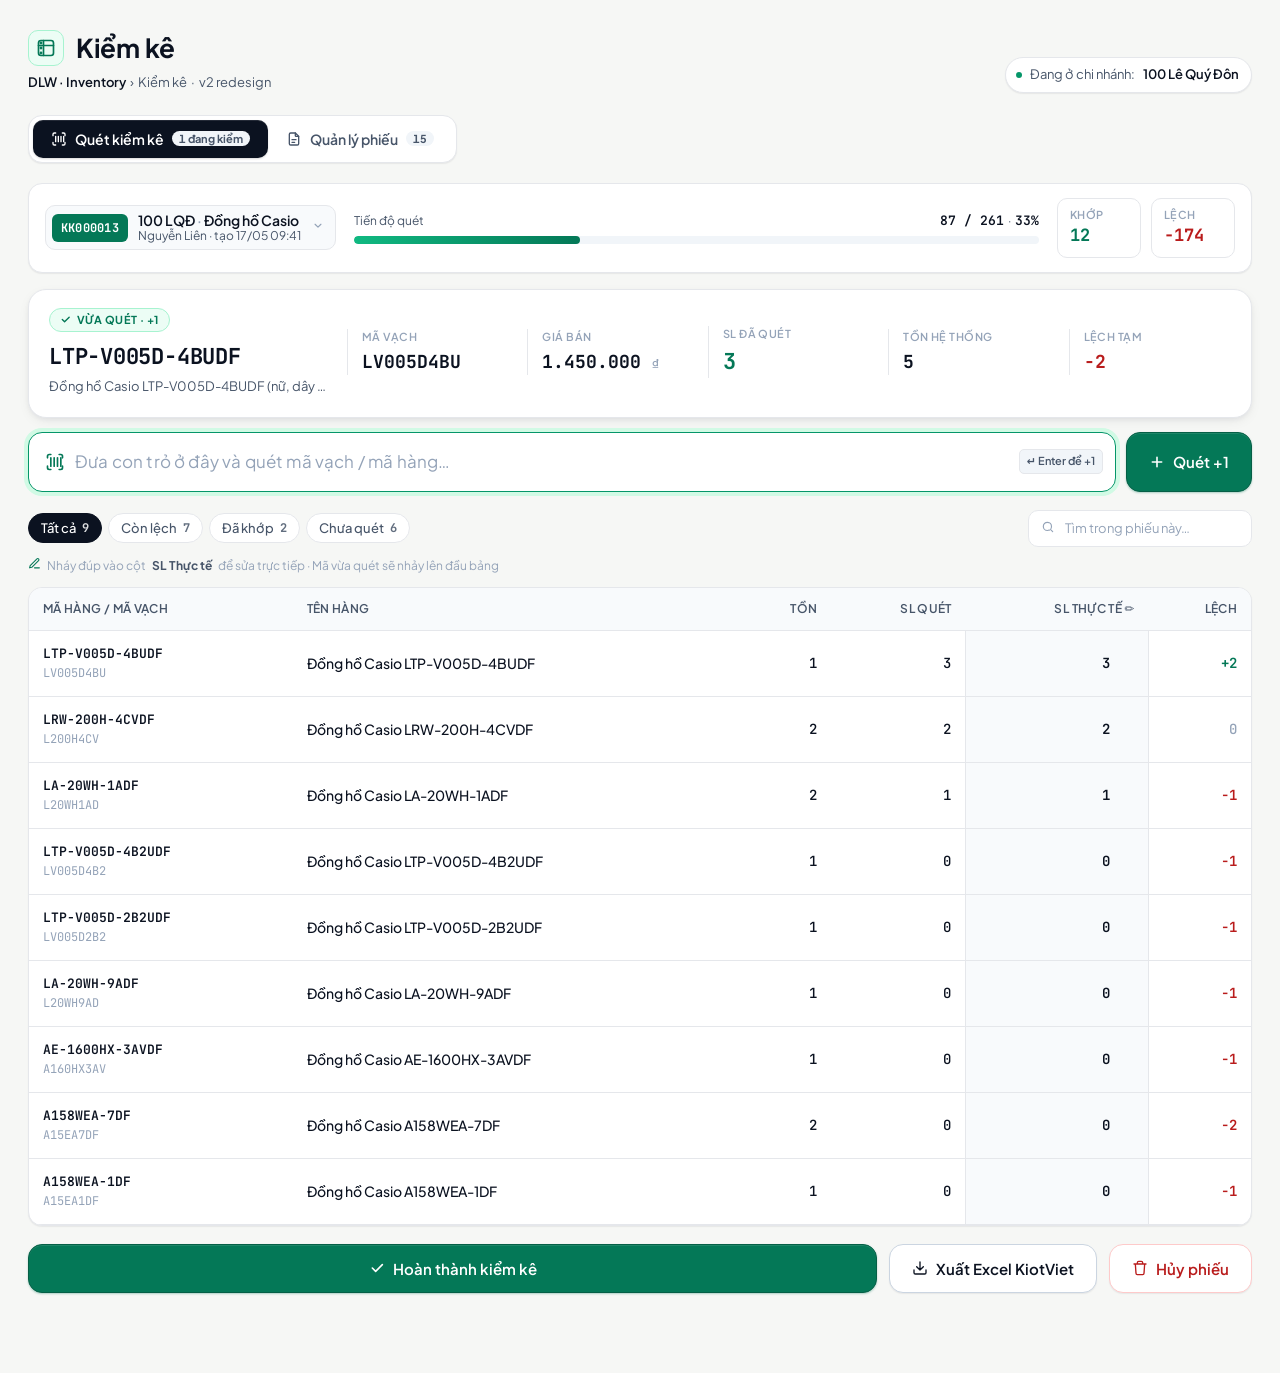
<file: design_handoff_kiem_ke/Kiem_ke_Hi-fi_v2.html>
<!doctype html>
<html lang="vi">
<head>
<meta charset="utf-8" />
<title>Kiểm kê v2 — Hi-fi (Streamlit-safe)</title>
<link rel="preconnect" href="https://fonts.googleapis.com" />
<link rel="preconnect" href="https://fonts.gstatic.com" crossorigin />
<link href="https://fonts.googleapis.com/css2?family=Plus+Jakarta+Sans:wght@400;500;600;700&family=JetBrains+Mono:wght@400;500;700&display=swap" rel="stylesheet" />
<style>
  /* ════════════════════════════════════════════════════════════════════
     STREAMLIT-SAFE STYLE RULES — only what survives the iframe boundary:

       1. :root CSS variables          → propagate to inline style="var(...)"
       2. body + html resets           → applied at document level
       3. @keyframes definitions       → reachable by inline style="animation: ..."
       4. Selectors on <button>/<input>/<select>/<textarea>
          (= Streamlit native widgets — production maps via [data-testid=...])

     Everything ELSE (every <div>, <span>, <section>, etc.) MUST use
     inline style="..." with var(--token) for colors and tokens.
     ════════════════════════════════════════════════════════════════════ */

  :root {
    --bg: #f6f7f5;
    --surface: #ffffff;
    --surface-2: #f8fafc;
    --surface-3: #f1f5f9;
    --line: #e5e7eb;
    --line-strong: #cbd5e1;
    --ink: #0b1220;
    --ink-2: #475569;
    --ink-3: #94a3b8;
    --green-50: #ecfdf5;
    --green-100: #d1fae5;
    --green-200: #a7f3d0;
    --green-500: #10b981;
    --green-600: #059669;
    --green-700: #047857;
    --green-800: #065f46;
    --green-900: #064e3b;
    --warn-50: #fffbeb;
    --warn-200: #fde68a;
    --warn-700: #b45309;
    --bad-50: #fef2f2;
    --bad-200: #fecaca;
    --bad-500: #ef4444;
    --bad-700: #b91c1c;
    --info-50: #eff6ff;
    --info-200: #bfdbfe;
    --info-700: #1d4ed8;
    --shadow-1: 0 1px 2px rgba(15,23,42,.04), 0 1px 1px rgba(15,23,42,.03);
    --shadow-2: 0 4px 14px -4px rgba(15,23,42,.10), 0 2px 4px rgba(15,23,42,.04);
    --shadow-card: 0 8px 28px -10px rgba(4,120,87,.18), 0 2px 6px rgba(15,23,42,.04);
    --mono: 'JetBrains Mono', ui-monospace, SFMono-Regular, Menlo, monospace;
    --sans: 'Plus Jakarta Sans', system-ui, -apple-system, BlinkMacSystemFont, 'Segoe UI', sans-serif;
  }

  *, *::before, *::after { box-sizing: border-box; }
  html, body { margin: 0; padding: 0; }
  body {
    background: var(--bg);
    font-family: var(--sans);
    color: var(--ink);
    font-size: 14px;
    line-height: 1.5;
    -webkit-font-smoothing: antialiased;
  }

  /* ─── Keyframes (applied via inline style="animation:...") ─── */
  @keyframes flashOk {
    0%   { background: var(--green-50); }
    100% { background: var(--surface); }
  }
  @keyframes flashBad {
    0%   { background: var(--bad-50); }
    100% { background: var(--surface); }
  }
  @keyframes rowFlash {
    0%   { background: var(--green-100); }
    100% { background: transparent; }
  }
  @keyframes fadeIn {
    from { opacity: 0; transform: translateY(4px); }
    to   { opacity: 1; transform: none; }
  }
  @keyframes toastIn {
    from { transform: translateX(16px); opacity: 0; }
    to   { transform: none; opacity: 1; }
  }
  @keyframes toastOut {
    to   { transform: translateX(16px); opacity: 0; }
  }
  @keyframes modalIn {
    from { transform: translateY(10px); opacity: 0; }
    to   { transform: none; opacity: 1; }
  }

  /* ════════ NATIVE WIDGET CLASSES (button / input / select only) ════════
     In production: copy block to static/kiem_ke.css and target via
     [data-testid="stButton"] button { ... }
     [data-testid="stTextInput"] input { ... }
     etc.  ──────────────────────────────────────────────────────────────  */

  button.btn {
    appearance: none;
    border: 1px solid var(--line-strong);
    background: var(--surface);
    color: var(--ink);
    font-family: var(--sans);
    font-size: 14px;
    font-weight: 600;
    padding: 9px 14px;
    border-radius: 10px;
    cursor: pointer;
    display: inline-flex;
    align-items: center;
    gap: 8px;
    transition: all .12s ease;
    box-shadow: var(--shadow-1);
    white-space: nowrap;
  }
  button.btn:hover { border-color: var(--ink-3); }
  button.btn.primary {
    background: var(--green-700);
    border-color: var(--green-800);
    color: #fff;
    box-shadow: 0 1px 0 rgba(255,255,255,.1) inset, 0 1px 2px rgba(4,120,87,.30);
  }
  button.btn.primary:hover { background: var(--green-800); }
  button.btn.danger {
    background: #fff;
    color: var(--bad-700);
    border-color: var(--bad-200);
  }
  button.btn.danger:hover { background: var(--bad-50); }
  button.btn.ghost {
    background: transparent;
    box-shadow: none;
    border-color: transparent;
    color: var(--ink-2);
  }
  button.btn.ghost:hover { background: var(--surface-2); color: var(--ink); }
  button.btn.lg { padding: 14px 22px; font-size: 15px; border-radius: 14px; }
  button.btn.sm { padding: 6px 10px; font-size: 12px; box-shadow: none; }
  button.btn.icon { padding: 9px; }
  button.btn:disabled { opacity: .5; cursor: not-allowed; }

  /* 2-tab segmented control (inner buttons) */
  button.kk-seg-tab {
    appearance: none;
    border: none;
    background: transparent;
    padding: 10px 18px;
    font-family: var(--sans);
    font-size: 14px;
    font-weight: 600;
    color: var(--ink-2);
    cursor: pointer;
    border-radius: 10px;
    display: inline-flex;
    align-items: center;
    gap: 8px;
    transition: all .15s ease;
  }
  button.kk-seg-tab:hover { color: var(--ink); }
  button.kk-seg-tab.active {
    background: var(--ink);
    color: #fff;
    box-shadow: 0 1px 0 rgba(255,255,255,.1) inset, 0 1px 2px rgba(0,0,0,.15);
  }

  /* Filter chips (buttons) */
  button.kk-chip {
    appearance: none;
    border: 1px solid var(--line);
    background: var(--surface);
    color: var(--ink-2);
    font-family: var(--sans);
    font-size: 13px;
    font-weight: 500;
    padding: 6px 12px;
    border-radius: 999px;
    cursor: pointer;
    display: inline-flex;
    align-items: center;
    gap: 6px;
    transition: all .12s ease;
  }
  button.kk-chip:hover { border-color: var(--line-strong); color: var(--ink); }
  button.kk-chip.active {
    background: var(--ink);
    color: #fff;
    border-color: var(--ink);
  }

  /* Scan input — big bold mono */
  input.kk-scan-input {
    flex: 1;
    border: none;
    outline: none;
    background: transparent;
    font-family: var(--mono);
    font-size: 17px;
    font-weight: 500;
    color: var(--ink);
    padding: 14px 0;
    letter-spacing: .01em;
  }
  input.kk-scan-input::placeholder {
    color: var(--ink-3);
    font-family: var(--sans);
    font-weight: 400;
  }

  /* Search input (small, in toolbar) */
  input.kk-search {
    flex: 1;
    border: none;
    outline: none;
    background: transparent;
    font-family: var(--sans);
    font-size: 13px;
    color: var(--ink);
    width: 100%;
  }
  input.kk-search::placeholder { color: var(--ink-3); }

  /* Number input inside data-editor cell */
  input.kk-cell-edit {
    width: 64px;
    text-align: right;
    border: 1px solid transparent;
    background: transparent;
    font-family: var(--mono);
    font-variant-numeric: tabular-nums;
    font-weight: 600;
    font-size: 14px;
    padding: 5px 8px;
    border-radius: 6px;
    color: var(--ink);
    outline: none;
  }
  input.kk-cell-edit:hover { border-color: var(--line); background: #fff; }
  input.kk-cell-edit:focus {
    border-color: var(--green-600);
    background: #fff;
    box-shadow: 0 0 0 3px var(--green-100);
  }

  /* Modal form widgets */
  input.kk-form, select.kk-form, textarea.kk-form {
    width: 100%;
    border: 1px solid var(--line-strong);
    border-radius: 10px;
    padding: 9px 12px;
    font-family: var(--sans);
    font-size: 14px;
    color: var(--ink);
    background: var(--surface);
    outline: none;
    resize: vertical;
  }
  input.kk-form:focus, select.kk-form:focus, textarea.kk-form:focus {
    border-color: var(--green-600);
    box-shadow: 0 0 0 3px var(--green-100);
  }

  /* Native dataframe row — Streamlit's st.dataframe renders <tr>;
     these styles mirror it for the preview. */
  tr.kk-row {
    cursor: pointer;
    transition: background .12s ease;
  }
  tr.kk-row:hover { background: var(--surface-2); }
  tr.kk-row.selected {
    background: var(--green-50);
    box-shadow: inset 3px 0 0 var(--green-700);
  }

  /* Row-flash animation marker — JS sets animation property inline,
     but referencing a class-keyed keyframe is allowed because the class
     itself doesn't paint anything (just an animation hook). */
  tr.kk-flash { animation: rowFlash 1.4s ease; }
</style>
</head>
<body>

  <!-- ════════ App shell — all inline ════════ -->
  <div style="max-width:1320px;margin:0 auto;padding:28px 28px 80px;">

    <!-- ── Module header ── -->
    <div style="display:flex;align-items:flex-end;justify-content:space-between;gap:24px;margin-bottom:22px;">
      <div>
        <h1 style="margin:0;font-size:26px;font-weight:700;letter-spacing:-0.01em;color:var(--ink);display:flex;align-items:center;gap:12px;">
          <span style="width:36px;height:36px;background:var(--green-50);border:1px solid var(--green-200);border-radius:10px;display:inline-flex;align-items:center;justify-content:center;color:var(--green-700);">
            <svg width="20" height="20" viewBox="0 0 24 24" fill="none" stroke="currentColor" stroke-width="2" stroke-linecap="round" stroke-linejoin="round"><rect x="3" y="3" width="18" height="18" rx="3"/><path d="M3 9h18M9 3v18"/><circle cx="6" cy="6" r=".7" fill="currentColor"/><circle cx="6" cy="12" r=".7" fill="currentColor"/><circle cx="6" cy="18" r=".7" fill="currentColor"/></svg>
          </span>
          Kiểm kê
        </h1>
        <p style="margin:6px 0 0;color:var(--ink-2);font-size:13px;">
          <b style="color:var(--ink);font-weight:600;">DLW · Inventory</b>
          &nbsp;›&nbsp; Kiểm kê &nbsp;·&nbsp; v2 redesign
        </p>
      </div>
      <div style="display:inline-flex;align-items:center;gap:8px;background:var(--surface);border:1px solid var(--line);padding:7px 12px 7px 10px;border-radius:999px;font-size:13px;color:var(--ink-2);box-shadow:var(--shadow-1);">
        <span style="width:6px;height:6px;border-radius:50%;background:var(--green-600);"></span>
        Đang ở chi nhánh: <b style="color:var(--ink);font-weight:600;">100 Lê Quý Đôn</b>
      </div>
    </div>

    <!-- ── 2-tab segmented control ── -->
    <div style="display:inline-flex;background:var(--surface);border:1px solid var(--line);border-radius:14px;padding:4px;box-shadow:var(--shadow-1);margin-bottom:20px;">
      <button class="kk-seg-tab active" data-pane="scan">
        <svg width="16" height="16" viewBox="0 0 24 24" fill="none" stroke="currentColor" stroke-width="2" stroke-linecap="round" stroke-linejoin="round"><path d="M3 7V5a2 2 0 0 1 2-2h2M17 3h2a2 2 0 0 1 2 2v2M21 17v2a2 2 0 0 1-2 2h-2M7 21H5a2 2 0 0 1-2-2v-2"/><path d="M7 8v8M11 8v8M15 8v8M19 8v8"/></svg>
        Quét kiểm kê
        <span style="background:var(--surface-3);color:var(--ink-2);border-radius:999px;padding:1px 7px;font-size:11px;font-weight:700;font-variant-numeric:tabular-nums;">1 đang kiểm</span>
      </button>
      <button class="kk-seg-tab" data-pane="manage">
        <svg width="16" height="16" viewBox="0 0 24 24" fill="none" stroke="currentColor" stroke-width="2" stroke-linecap="round" stroke-linejoin="round"><path d="M14 3v4a1 1 0 0 0 1 1h4"/><path d="M17 21H7a2 2 0 0 1-2-2V5a2 2 0 0 1 2-2h7l5 5v11a2 2 0 0 1-2 2z"/><path d="M9 13h6M9 17h4"/></svg>
        Quản lý phiếu
        <span style="background:var(--surface-3);color:var(--ink-2);border-radius:999px;padding:1px 7px;font-size:11px;font-weight:700;font-variant-numeric:tabular-nums;">15</span>
      </button>
    </div>

    <!-- ════════════════ PANE 1 — QUÉT ════════════════ -->
    <section id="pane-scan" style="display:block;animation:fadeIn .2s ease;">

      <!-- Context bar -->
      <div style="background:var(--surface);border:1px solid var(--line);border-radius:14px;padding:14px 16px;box-shadow:var(--shadow-1);display:flex;align-items:center;gap:18px;margin-bottom:16px;">
        <div id="phieuPicker" style="display:flex;align-items:center;gap:10px;padding:6px 10px 6px 6px;border:1px solid var(--line);border-radius:10px;background:var(--surface-2);cursor:pointer;transition:all .12s ease;">
          <span style="background:var(--green-700);color:#fff;font-family:var(--mono);font-weight:700;font-size:12px;letter-spacing:.02em;padding:5px 9px;border-radius:6px;">KK000013</span>
          <span style="display:flex;flex-direction:column;line-height:1.2;">
            <span style="font-weight:600;color:var(--ink);font-size:14px;">100 LQĐ <span style="color:var(--ink-3);">·</span> Đồng hồ Casio</span>
            <span style="font-size:12px;color:var(--ink-2);">Nguyễn Liên · tạo 17/05 09:41</span>
          </span>
          <span style="color:var(--ink-3);">
            <svg width="14" height="14" viewBox="0 0 24 24" fill="none" stroke="currentColor" stroke-width="2" stroke-linecap="round" stroke-linejoin="round"><path d="m7 9 5 5 5-5"/></svg>
          </span>
        </div>

        <div style="flex:1;display:flex;flex-direction:column;gap:6px;">
          <div style="display:flex;justify-content:space-between;align-items:baseline;font-size:12px;color:var(--ink-2);">
            <span>Tiến độ quét</span>
            <span><b id="progressTxt" style="color:var(--ink);font-family:var(--mono);font-weight:600;font-size:13px;">87 / 261</b> &nbsp;·&nbsp; <b id="progressPct" style="color:var(--ink);font-family:var(--mono);font-weight:600;font-size:13px;">33%</b></span>
          </div>
          <div style="height:8px;background:var(--surface-3);border-radius:999px;overflow:hidden;">
            <span id="progressBar" style="display:block;height:100%;background:linear-gradient(90deg, var(--green-500), var(--green-700));border-radius:999px;transition:width .35s ease;width:33%;"></span>
          </div>
        </div>

        <div style="display:flex;gap:10px;">
          <div style="border:1px solid var(--line);border-radius:10px;padding:8px 12px;background:var(--surface);min-width:84px;">
            <div style="font-size:11px;color:var(--ink-3);letter-spacing:.04em;text-transform:uppercase;font-weight:600;">Khớp</div>
            <div id="kpiOk" style="font-family:var(--mono);font-weight:700;font-size:17px;color:var(--green-700);font-variant-numeric:tabular-nums;">12</div>
          </div>
          <div style="border:1px solid var(--line);border-radius:10px;padding:8px 12px;background:var(--surface);min-width:84px;">
            <div style="font-size:11px;color:var(--ink-3);letter-spacing:.04em;text-transform:uppercase;font-weight:600;">Lệch</div>
            <div id="kpiBad" style="font-family:var(--mono);font-weight:700;font-size:17px;color:var(--bad-700);font-variant-numeric:tabular-nums;">−174</div>
          </div>
        </div>
      </div>

      <!-- ─── HERO SCAN CARD ─── -->
      <div id="scanShell" style="background:var(--surface);border:1px solid var(--line);border-radius:18px;box-shadow:var(--shadow-2);overflow:hidden;margin-bottom:14px;transition:box-shadow .3s ease, border-color .3s ease;">
        <div id="scanCard" style="padding:18px 20px 20px;display:grid;grid-template-columns:minmax(280px,1.4fr) repeat(5, minmax(0, 1fr));gap:18px;align-items:center;">

          <!-- Col 1: item id -->
          <div style="display:flex;flex-direction:column;gap:4px;min-width:0;">
            <span style="display:inline-flex;align-items:center;gap:6px;background:var(--green-50);color:var(--green-700);border:1px solid var(--green-200);border-radius:999px;padding:3px 10px;font-size:11px;font-weight:700;letter-spacing:.04em;text-transform:uppercase;width:fit-content;margin-bottom:4px;">
              <svg width="11" height="11" viewBox="0 0 24 24" fill="none" stroke="currentColor" stroke-width="3" stroke-linecap="round" stroke-linejoin="round"><path d="m5 12 5 5L20 7"/></svg>
              Vừa quét · +1
            </span>
            <span id="scCode" style="font-family:var(--mono);font-weight:700;font-size:22px;letter-spacing:-0.01em;color:var(--ink);white-space:nowrap;overflow:hidden;text-overflow:ellipsis;">LTP-V005D-4BUDF</span>
            <span id="scName" style="font-size:13px;color:var(--ink-2);white-space:nowrap;overflow:hidden;text-overflow:ellipsis;">Đồng hồ Casio LTP-V005D-4BUDF (nữ, dây da nâu)</span>
          </div>

          <!-- Col 2-6: fields -->
          <div style="display:flex;flex-direction:column;gap:3px;min-width:0;border-left:1px solid var(--line);padding-left:14px;">
            <span style="font-size:11px;letter-spacing:.04em;text-transform:uppercase;font-weight:600;color:var(--ink-3);">Mã vạch</span>
            <span id="scVach" style="font-family:var(--mono);font-weight:700;font-size:18px;color:var(--ink);font-variant-numeric:tabular-nums;white-space:nowrap;overflow:hidden;text-overflow:ellipsis;">LV005D4BU</span>
          </div>

          <div style="display:flex;flex-direction:column;gap:3px;min-width:0;border-left:1px solid var(--line);padding-left:14px;">
            <span style="font-size:11px;letter-spacing:.04em;text-transform:uppercase;font-weight:600;color:var(--ink-3);">Giá bán</span>
            <span id="scPrice" style="font-family:var(--mono);font-weight:700;font-size:18px;color:var(--ink);font-variant-numeric:tabular-nums;white-space:nowrap;overflow:hidden;text-overflow:ellipsis;">1.450.000 <small style="font-family:var(--sans);font-size:12px;color:var(--ink-3);font-weight:500;">₫</small></span>
          </div>

          <div style="display:flex;flex-direction:column;gap:3px;min-width:0;border-left:1px solid var(--line);padding-left:14px;">
            <span style="font-size:11px;letter-spacing:.04em;text-transform:uppercase;font-weight:600;color:var(--ink-3);">SL đã quét</span>
            <span id="scQuet" style="font-family:var(--mono);font-weight:700;font-size:22px;color:var(--green-700);font-variant-numeric:tabular-nums;">3</span>
          </div>

          <div style="display:flex;flex-direction:column;gap:3px;min-width:0;border-left:1px solid var(--line);padding-left:14px;">
            <span style="font-size:11px;letter-spacing:.04em;text-transform:uppercase;font-weight:600;color:var(--ink-3);">Tồn hệ thống</span>
            <span id="scTon" style="font-family:var(--mono);font-weight:700;font-size:18px;color:var(--ink);font-variant-numeric:tabular-nums;">5</span>
          </div>

          <div id="scLechField" style="display:flex;flex-direction:column;gap:3px;min-width:0;border-left:1px solid var(--line);padding-left:14px;">
            <span style="font-size:11px;letter-spacing:.04em;text-transform:uppercase;font-weight:600;color:var(--ink-3);">Lệch tạm</span>
            <span id="scLech" style="font-family:var(--mono);font-weight:700;font-size:18px;color:var(--bad-700);font-variant-numeric:tabular-nums;">−2</span>
          </div>
        </div>

        <!-- Error overlay (toggled via JS by changing display) -->
        <div id="badMsg" style="display:none;padding:14px 20px;align-items:center;gap:10px;border-top:1px dashed var(--bad-200);background:var(--bad-50);">
          <span style="color:var(--bad-700);">
            <svg width="20" height="20" viewBox="0 0 24 24" fill="none" stroke="currentColor" stroke-width="2.2" stroke-linecap="round" stroke-linejoin="round"><circle cx="12" cy="12" r="10"/><path d="M12 8v4M12 16h.01"/></svg>
          </span>
          <span><b id="badMsgCode" style="color:var(--bad-700);">Mã 'ABCD-XYZ'</b> không tồn tại trong hệ thống KiotViet</span>
          <span id="badMsgX" style="margin-left:auto;cursor:pointer;color:var(--bad-700);">✕</span>
        </div>
      </div>

      <!-- Scan input row -->
      <form id="scanForm" autocomplete="off" style="display:flex;gap:10px;margin-bottom:18px;">
        <label id="scanInputLabel" for="scanField" style="flex:1;display:flex;align-items:center;gap:10px;background:var(--surface);border:1.5px solid var(--line-strong);border-radius:14px;padding:4px 4px 4px 16px;transition:all .15s ease;">
          <span style="color:var(--green-700);display:flex;">
            <svg width="20" height="20" viewBox="0 0 24 24" fill="none" stroke="currentColor" stroke-width="2" stroke-linecap="round" stroke-linejoin="round"><path d="M3 7V5a2 2 0 0 1 2-2h2M17 3h2a2 2 0 0 1 2 2v2M21 17v2a2 2 0 0 1-2 2h-2M7 21H5a2 2 0 0 1-2-2v-2"/><path d="M7 7v10M11 7v10M15 7v10M19 7v10"/></svg>
          </span>
          <input id="scanField" class="kk-scan-input" placeholder="Đưa con trỏ ở đây và quét mã vạch / mã hàng…" />
          <span style="display:inline-flex;align-items:center;gap:4px;background:var(--surface-3);border:1px solid var(--line);color:var(--ink-2);font-size:11px;font-weight:600;padding:3px 7px;border-radius:5px;margin-right:8px;">↵ Enter để +1</span>
        </label>
        <button type="submit" class="btn primary lg">
          <svg width="16" height="16" viewBox="0 0 24 24" fill="none" stroke="currentColor" stroke-width="2.4" stroke-linecap="round" stroke-linejoin="round"><path d="M12 5v14M5 12h14"/></svg>
          Quét +1
        </button>
      </form>

      <!-- Toolbar above items table -->
      <div style="display:flex;align-items:center;gap:10px;margin-bottom:10px;">
        <div id="scanFilterChips" style="display:inline-flex;gap:6px;">
          <button class="kk-chip active" data-filter="all">Tất cả <span style="font-family:var(--mono);font-weight:700;font-size:12px;opacity:.85;">9</span></button>
          <button class="kk-chip" data-filter="lech">Còn lệch <span style="font-family:var(--mono);font-weight:700;font-size:12px;opacity:.85;">7</span></button>
          <button class="kk-chip" data-filter="khop">Đã khớp <span style="font-family:var(--mono);font-weight:700;font-size:12px;opacity:.85;">2</span></button>
          <button class="kk-chip" data-filter="chua">Chưa quét <span style="font-family:var(--mono);font-weight:700;font-size:12px;opacity:.85;">6</span></button>
        </div>
        <div style="flex:1;"></div>
        <div style="display:flex;align-items:center;gap:8px;border:1px solid var(--line);background:var(--surface);border-radius:10px;padding:7px 12px;min-width:220px;">
          <span style="color:var(--ink-3);">
            <svg width="14" height="14" viewBox="0 0 24 24" fill="none" stroke="currentColor" stroke-width="2" stroke-linecap="round" stroke-linejoin="round"><circle cx="11" cy="11" r="7"/><path d="m20 20-3-3"/></svg>
          </span>
          <input class="kk-search" placeholder="Tìm trong phiếu này…" />
        </div>
      </div>

      <div style="font-size:12px;color:var(--ink-3);margin-bottom:12px;display:flex;align-items:center;gap:6px;">
        <span style="color:var(--green-700);">
          <svg width="13" height="13" viewBox="0 0 24 24" fill="none" stroke="currentColor" stroke-width="2" stroke-linecap="round" stroke-linejoin="round"><path d="M12 20h9M16.5 3.5a2.12 2.12 0 1 1 3 3L7 19l-4 1 1-4Z"/></svg>
        </span>
        Nháy đúp vào cột <b style="color:var(--ink-2);">SL Thực tế</b> để sửa trực tiếp · Mã vừa quét sẽ nhảy lên đầu bảng
      </div>

      <!-- Items table (data_editor look) -->
      <div style="background:var(--surface);border:1px solid var(--line);border-radius:14px;overflow:hidden;box-shadow:var(--shadow-1);">
        <table style="width:100%;border-collapse:collapse;font-size:14px;">
          <thead>
            <tr>
              <th style="text-align:left;background:var(--surface-2);color:var(--ink-2);font-weight:600;font-size:12px;letter-spacing:.03em;text-transform:uppercase;padding:12px 14px;border-bottom:1px solid var(--line);white-space:nowrap;">Mã hàng / Mã vạch</th>
              <th style="text-align:left;background:var(--surface-2);color:var(--ink-2);font-weight:600;font-size:12px;letter-spacing:.03em;text-transform:uppercase;padding:12px 14px;border-bottom:1px solid var(--line);">Tên hàng</th>
              <th style="text-align:right;background:var(--surface-2);color:var(--ink-2);font-weight:600;font-size:12px;letter-spacing:.03em;text-transform:uppercase;padding:12px 14px;border-bottom:1px solid var(--line);white-space:nowrap;">Tồn</th>
              <th style="text-align:right;background:var(--surface-2);color:var(--ink-2);font-weight:600;font-size:12px;letter-spacing:.03em;text-transform:uppercase;padding:12px 14px;border-bottom:1px solid var(--line);white-space:nowrap;">SL Quét</th>
              <th style="text-align:right;background:var(--surface-2);color:var(--ink-2);font-weight:600;font-size:12px;letter-spacing:.03em;text-transform:uppercase;padding:12px 14px;border-bottom:1px solid var(--line);white-space:nowrap;">SL Thực tế ✏️</th>
              <th style="text-align:right;background:var(--surface-2);color:var(--ink-2);font-weight:600;font-size:12px;letter-spacing:.03em;text-transform:uppercase;padding:12px 14px;border-bottom:1px solid var(--line);white-space:nowrap;">Lệch</th>
            </tr>
          </thead>
          <tbody id="scanTableBody">
            <!-- rows injected at runtime by JS for cleanliness -->
          </tbody>
        </table>
      </div>

      <!-- Footer actions -->
      <div style="margin-top:18px;display:flex;gap:12px;">
        <button class="btn primary lg" style="flex:1;justify-content:center;">
          <svg width="16" height="16" viewBox="0 0 24 24" fill="none" stroke="currentColor" stroke-width="2.4" stroke-linecap="round" stroke-linejoin="round"><path d="m5 12 5 5L20 7"/></svg>
          Hoàn thành kiểm kê
        </button>
        <button class="btn lg">
          <svg width="16" height="16" viewBox="0 0 24 24" fill="none" stroke="currentColor" stroke-width="2" stroke-linecap="round" stroke-linejoin="round"><path d="M21 15v4a2 2 0 0 1-2 2H5a2 2 0 0 1-2-2v-4M7 10l5 5 5-5M12 15V3"/></svg>
          Xuất Excel KiotViet
        </button>
        <button class="btn danger lg">
          <svg width="16" height="16" viewBox="0 0 24 24" fill="none" stroke="currentColor" stroke-width="2" stroke-linecap="round" stroke-linejoin="round"><path d="M3 6h18M8 6V4a2 2 0 0 1 2-2h4a2 2 0 0 1 2 2v2M19 6l-1 14a2 2 0 0 1-2 2H8a2 2 0 0 1-2-2L5 6"/></svg>
          Hủy phiếu
        </button>
      </div>
    </section>

    <!-- ════════════════ PANE 2 — QUẢN LÝ PHIẾU (Phương án A) ════════════════ -->
    <section id="pane-manage" style="display:none;animation:fadeIn .2s ease;">

      <!-- Toolbar: filter chips + search + Tạo phiếu -->
      <div style="display:flex;align-items:center;gap:10px;margin-bottom:14px;">
        <div id="manageFilters" style="display:inline-flex;gap:6px;">
          <button class="kk-chip active" data-status="all">Tất cả <span style="font-family:var(--mono);font-weight:700;font-size:12px;opacity:.85;">15</span></button>
          <button class="kk-chip" data-status="scanning">Đang kiểm <span style="font-family:var(--mono);font-weight:700;font-size:12px;opacity:.85;">1</span></button>
          <button class="kk-chip" data-status="waiting">Chờ duyệt <span style="font-family:var(--mono);font-weight:700;font-size:12px;opacity:.85;">1</span></button>
          <button class="kk-chip" data-status="approved">Đã duyệt <span style="font-family:var(--mono);font-weight:700;font-size:12px;opacity:.85;">13</span></button>
        </div>
        <div style="flex:1;"></div>
        <div style="display:flex;align-items:center;gap:8px;border:1px solid var(--line);background:var(--surface);border-radius:10px;padding:7px 12px;min-width:260px;">
          <span style="color:var(--ink-3);">
            <svg width="14" height="14" viewBox="0 0 24 24" fill="none" stroke="currentColor" stroke-width="2" stroke-linecap="round" stroke-linejoin="round"><circle cx="11" cy="11" r="7"/><path d="m20 20-3-3"/></svg>
          </span>
          <input class="kk-search" placeholder="Tìm mã phiếu / chi nhánh / nhóm…" />
        </div>
        <button class="btn primary" id="btnCreate">
          <svg width="14" height="14" viewBox="0 0 24 24" fill="none" stroke="currentColor" stroke-width="2.4" stroke-linecap="round" stroke-linejoin="round"><path d="M12 5v14M5 12h14"/></svg>
          Tạo phiếu mới
        </button>
      </div>

      <!-- ============ Native dataframe (Phương án A) ============ 
           In production: render via st.dataframe(..., on_select="rerun", 
           selection_mode="single-row"). Click row → returns selection in 
           Python → render detail panel below.  ────────────────────────── -->
      <div style="background:var(--surface);border:1px solid var(--line);border-radius:14px;overflow:hidden;box-shadow:var(--shadow-1);">

        <!-- Helper hint above the table -->
        <div style="padding:10px 14px;border-bottom:1px solid var(--line);background:var(--surface-2);font-size:12px;color:var(--ink-2);display:flex;align-items:center;gap:6px;">
          <span style="color:var(--green-700);">
            <svg width="13" height="13" viewBox="0 0 24 24" fill="none" stroke="currentColor" stroke-width="2" stroke-linecap="round" stroke-linejoin="round"><polyline points="9 11 12 14 22 4"/><path d="M21 12v7a2 2 0 0 1-2 2H5a2 2 0 0 1-2-2V5a2 2 0 0 1 2-2h11"/></svg>
          </span>
          Click vào một dòng phiếu để mở chi tiết & hành động ở bảng dưới
        </div>

        <table id="manageTable" style="width:100%;border-collapse:collapse;font-size:14px;">
          <thead>
            <tr>
              <th style="text-align:left;background:var(--surface-2);color:var(--ink-2);font-weight:600;font-size:12px;letter-spacing:.03em;text-transform:uppercase;padding:11px 14px;border-bottom:1px solid var(--line);white-space:nowrap;">Mã phiếu</th>
              <th style="text-align:left;background:var(--surface-2);color:var(--ink-2);font-weight:600;font-size:12px;letter-spacing:.03em;text-transform:uppercase;padding:11px 14px;border-bottom:1px solid var(--line);">Chi nhánh</th>
              <th style="text-align:left;background:var(--surface-2);color:var(--ink-2);font-weight:600;font-size:12px;letter-spacing:.03em;text-transform:uppercase;padding:11px 14px;border-bottom:1px solid var(--line);">Nhóm hàng</th>
              <th style="text-align:left;background:var(--surface-2);color:var(--ink-2);font-weight:600;font-size:12px;letter-spacing:.03em;text-transform:uppercase;padding:11px 14px;border-bottom:1px solid var(--line);">Trạng thái</th>
              <th style="text-align:left;background:var(--surface-2);color:var(--ink-2);font-weight:600;font-size:12px;letter-spacing:.03em;text-transform:uppercase;padding:11px 14px;border-bottom:1px solid var(--line);">Người tạo</th>
              <th style="text-align:left;background:var(--surface-2);color:var(--ink-2);font-weight:600;font-size:12px;letter-spacing:.03em;text-transform:uppercase;padding:11px 14px;border-bottom:1px solid var(--line);">Ngày tạo</th>
              <th style="text-align:left;background:var(--surface-2);color:var(--ink-2);font-weight:600;font-size:12px;letter-spacing:.03em;text-transform:uppercase;padding:11px 14px;border-bottom:1px solid var(--line);">Tiến độ</th>
            </tr>
          </thead>
          <tbody id="manageTableBody"></tbody>
        </table>
      </div>

      <!-- ============ Detail panel (shown when a row is selected) ============ -->
      <div id="detailEmpty" style="background:var(--surface);border:1px dashed var(--line);border-radius:14px;padding:36px 24px;margin-top:14px;text-align:center;color:var(--ink-3);">
        <div style="width:48px;height:48px;border-radius:50%;background:var(--surface-2);display:inline-flex;align-items:center;justify-content:center;margin-bottom:10px;color:var(--ink-3);">
          <svg width="22" height="22" viewBox="0 0 24 24" fill="none" stroke="currentColor" stroke-width="2" stroke-linecap="round" stroke-linejoin="round"><circle cx="11" cy="11" r="7"/><path d="m20 20-3-3"/></svg>
        </div>
        <div style="font-size:14px;font-weight:600;color:var(--ink-2);">Chưa chọn phiếu nào</div>
        <div style="font-size:13px;color:var(--ink-3);margin-top:4px;">Click vào một dòng trong bảng để xem chi tiết & hành động</div>
      </div>

      <!-- Detail card mounted via JS into #detailMount -->
      <div id="detailMount"></div>

    </section>
  </div>

  <!-- ── Toast region ── -->
  <div id="toastRegion" style="position:fixed;top:18px;right:22px;z-index:50;display:flex;flex-direction:column;gap:10px;pointer-events:none;"></div>

  <!-- ── Modal: Tạo phiếu mới ── -->
  <div id="createScrim" style="display:none;position:fixed;inset:0;background:rgba(15,23,42,.32);backdrop-filter:blur(2px);z-index:40;align-items:center;justify-content:center;">
    <div style="background:var(--surface);width:min(640px, 92vw);border-radius:18px;box-shadow:0 24px 60px -12px rgba(15,23,42,.35);overflow:hidden;animation:modalIn .2s ease;">
      <header style="padding:18px 20px 14px;border-bottom:1px solid var(--line);display:flex;align-items:center;justify-content:space-between;">
        <h3 style="margin:0;font-size:17px;font-weight:700;">Tạo phiếu kiểm kê mới</h3>
        <button id="closeCreate" class="btn ghost icon">
          <svg width="16" height="16" viewBox="0 0 24 24" fill="none" stroke="currentColor" stroke-width="2.2" stroke-linecap="round" stroke-linejoin="round"><path d="M18 6 6 18M6 6l12 12"/></svg>
        </button>
      </header>
      <div style="padding:18px 20px;display:flex;flex-direction:column;gap:14px;">
        <div>
          <label style="font-size:12px;font-weight:600;color:var(--ink-2);margin-bottom:6px;display:block;">Chi nhánh kiểm kê</label>
          <select class="kk-form">
            <option>100 Lê Quý Đôn</option>
            <option>Coop Vũng Tàu</option>
          </select>
        </div>

        <div style="background:var(--green-50);border:1px solid var(--green-200);border-radius:10px;padding:12px 14px;display:flex;align-items:center;gap:10px;font-size:13px;color:var(--green-800);">
          <svg width="16" height="16" viewBox="0 0 24 24" fill="none" stroke="currentColor" stroke-width="2" stroke-linecap="round" stroke-linejoin="round"><path d="M20.59 13.41 13.42 20.58a2 2 0 0 1-2.83 0L2 12V2h10l8.59 8.59a2 2 0 0 1 0 2.82z"/><circle cx="7" cy="7" r="1"/></svg>
          Mã phiếu dự kiến: <b style="font-family:var(--mono);font-size:14px;color:var(--green-900);">KK000014</b>
        </div>

        <div>
          <label style="font-size:12px;font-weight:600;color:var(--ink-2);margin-bottom:6px;display:block;">Nhóm hàng kiểm kê (chọn nhiều)</label>
          <div style="display:flex;flex-wrap:wrap;gap:6px;border:1px solid var(--line-strong);border-radius:10px;padding:8px;min-height:44px;background:var(--surface);">
            <span style="background:var(--green-700);color:#fff;padding:3px 8px 3px 10px;border-radius:999px;font-size:12px;font-weight:500;display:inline-flex;align-items:center;gap:6px;">Đồng hồ đeo tay › Casio <span style="cursor:pointer;opacity:.7;">✕</span></span>
            <span style="background:var(--green-700);color:#fff;padding:3px 8px 3px 10px;border-radius:999px;font-size:12px;font-weight:500;display:inline-flex;align-items:center;gap:6px;">Đồng hồ đeo tay › Citizen <span style="cursor:pointer;opacity:.7;">✕</span></span>
            <input class="kk-search" placeholder="+ thêm nhóm…" style="min-width:120px;padding:5px;font-size:13px;" />
          </div>
        </div>

        <div>
          <label style="font-size:12px;font-weight:600;color:var(--ink-2);margin-bottom:6px;display:block;">Ghi chú (tùy chọn)</label>
          <textarea class="kk-form" rows="3" placeholder="Ghi chú cho đợt kiểm kê này…"></textarea>
        </div>
      </div>
      <footer style="padding:14px 20px 18px;display:flex;justify-content:flex-end;gap:10px;border-top:1px solid var(--line);">
        <button class="btn" id="cancelCreate">Hủy</button>
        <button class="btn primary">Tạo phiếu kiểm kê</button>
      </footer>
    </div>
  </div>

<script>
  /* ──────────────────────────────────────────────────────────────────────
     Style helper — produce common inline style strings for repeated DOM
     fragments. Keeps the design system token usage consistent without
     using CSS classes for content elements.
     ──────────────────────────────────────────────────────────────────── */
  const S = {
    tdBase: "padding:13px 14px;border-bottom:1px solid var(--line);vertical-align:middle;color:var(--ink);",
    tdNum:  "text-align:right;font-family:var(--mono);font-variant-numeric:tabular-nums;font-weight:500;",
    tdCode: "font-family:var(--mono);font-weight:600;font-size:13px;color:var(--ink);",
    deltaPos: "color:var(--green-700);font-weight:600;",
    deltaNeg: "color:var(--bad-700);font-weight:600;",
    deltaZero: "color:var(--ink-3);font-weight:500;",
    stScanning: "display:inline-flex;align-items:center;gap:6px;padding:3px 9px;border-radius:999px;font-size:12px;font-weight:600;border:1px solid var(--warn-200);background:var(--warn-50);color:var(--warn-700);line-height:1.5;",
    stWaiting:  "display:inline-flex;align-items:center;gap:6px;padding:3px 9px;border-radius:999px;font-size:12px;font-weight:600;border:1px solid var(--info-200);background:var(--info-50);color:var(--info-700);line-height:1.5;",
    stApproved: "display:inline-flex;align-items:center;gap:6px;padding:3px 9px;border-radius:999px;font-size:12px;font-weight:600;border:1px solid var(--green-200);background:var(--green-50);color:var(--green-700);line-height:1.5;",
    miniProgWrap: "height:8px;width:120px;background:var(--surface-3);border-radius:999px;overflow:hidden;",
    miniProgFill: "display:block;height:100%;background:linear-gradient(90deg, var(--green-500), var(--green-700));border-radius:999px;",
    kpiTile: "border:1px solid var(--line);border-radius:10px;padding:10px 14px;background:var(--surface);min-width:120px;flex:1;",
    kpiK: "font-size:11px;color:var(--ink-3);letter-spacing:.04em;text-transform:uppercase;font-weight:600;",
    kpiV: "font-family:var(--mono);font-weight:700;font-size:20px;color:var(--ink);font-variant-numeric:tabular-nums;",
  };
  const statusBadge = (status) => {
    if (status === "scanning") return `<span style="${S.stScanning}"><span style="width:6px;height:6px;border-radius:50%;background:var(--warn-700);"></span>Đang kiểm</span>`;
    if (status === "waiting")  return `<span style="${S.stWaiting}"><span style="width:6px;height:6px;border-radius:50%;background:var(--info-700);"></span>Chờ duyệt</span>`;
    return `<span style="${S.stApproved}"><span style="width:6px;height:6px;border-radius:50%;background:var(--green-700);"></span>Đã duyệt</span>`;
  };
  const miniProg = (pct) => `<div style="${S.miniProgWrap}"><span style="${S.miniProgFill}width:${pct}%;"></span></div>`;
  const fmtVnd = n => n.toLocaleString('vi-VN');

  /* ────── Tab switch ────── */
  const segBtns = document.querySelectorAll('.kk-seg-tab');
  segBtns.forEach(b => b.addEventListener('click', () => {
    segBtns.forEach(x => x.classList.remove('active'));
    b.classList.add('active');
    document.getElementById('pane-scan').style.display = b.dataset.pane === 'scan' ? 'block' : 'none';
    document.getElementById('pane-manage').style.display = b.dataset.pane === 'manage' ? 'block' : 'none';
    window.scrollTo({ top: 0, behavior: 'smooth' });
    if (b.dataset.pane === 'scan') setTimeout(focusScan, 50);
  }));

  /* ────── Filter chips ────── */
  document.querySelectorAll('#scanFilterChips .kk-chip').forEach(c => c.addEventListener('click', () => {
    document.querySelectorAll('#scanFilterChips .kk-chip').forEach(x => x.classList.remove('active'));
    c.classList.add('active');
    const f = c.dataset.filter;
    document.querySelectorAll('#scanTableBody tr').forEach(tr => {
      const st = tr.dataset.status;
      let show = true;
      if (f === 'lech') show = st === 'lech';
      else if (f === 'khop') show = st === 'khop';
      else if (f === 'chua') show = st === 'chua';
      tr.style.display = show ? '' : 'none';
    });
  }));
  document.querySelectorAll('#manageFilters .kk-chip').forEach(c => c.addEventListener('click', () => {
    document.querySelectorAll('#manageFilters .kk-chip').forEach(x => x.classList.remove('active'));
    c.classList.add('active');
    const f = c.dataset.status;
    document.querySelectorAll('#manageTableBody tr').forEach(tr => {
      tr.style.display = (f === 'all' || tr.dataset.rowStatus === f) ? '' : 'none';
    });
  }));

  /* ──────────────────────────────────────────────────────────────────────
     Scan-pane items table — render from data
     ──────────────────────────────────────────────────────────────────── */
  const SCAN_ROWS = [
    { ma: "LTP-V005D-4BUDF", vach: "LV005D4BU", ten: "Đồng hồ Casio LTP-V005D-4BUDF", ton: 1, quet: 3, status: "lech" },
    { ma: "LRW-200H-4CVDF",  vach: "L200H4CV",  ten: "Đồng hồ Casio LRW-200H-4CVDF",  ton: 2, quet: 2, status: "khop" },
    { ma: "LA-20WH-1ADF",    vach: "L20WH1AD",  ten: "Đồng hồ Casio LA-20WH-1ADF",    ton: 2, quet: 1, status: "lech" },
    { ma: "LTP-V005D-4B2UDF",vach: "LV005D4B2", ten: "Đồng hồ Casio LTP-V005D-4B2UDF",ton: 1, quet: 0, status: "chua" },
    { ma: "LTP-V005D-2B2UDF",vach: "LV005D2B2", ten: "Đồng hồ Casio LTP-V005D-2B2UDF",ton: 1, quet: 0, status: "chua" },
    { ma: "LA-20WH-9ADF",    vach: "L20WH9AD",  ten: "Đồng hồ Casio LA-20WH-9ADF",    ton: 1, quet: 0, status: "chua" },
    { ma: "AE-1600HX-3AVDF", vach: "A160HX3AV", ten: "Đồng hồ Casio AE-1600HX-3AVDF", ton: 1, quet: 0, status: "chua" },
    { ma: "A158WEA-7DF",     vach: "A15EA7DF",  ten: "Đồng hồ Casio A158WEA-7DF",     ton: 2, quet: 0, status: "chua" },
    { ma: "A158WEA-1DF",     vach: "A15EA1DF",  ten: "Đồng hồ Casio A158WEA-1DF",     ton: 1, quet: 0, status: "chua" },
  ];

  const deltaSpan = (lech) => {
    if (lech === 0) return `<span style="${S.deltaZero}">0</span>`;
    if (lech > 0)   return `<span style="${S.deltaPos}">+${lech}</span>`;
    return `<span style="${S.deltaNeg}">−${Math.abs(lech)}</span>`;
  };
  const renderScanRow = (r) => {
    const lech = r.quet - r.ton;
    return `<tr data-status="${r.status}" data-ma="${r.ma}">
      <td style="${S.tdBase}${S.tdCode}">${r.ma}<br /><span style="font-family:var(--mono);font-weight:400;color:var(--ink-3);font-size:12px;">${r.vach}</span></td>
      <td style="${S.tdBase}"><span style="font-weight:500;color:var(--ink);">${r.ten}</span></td>
      <td style="${S.tdBase}${S.tdNum}">${r.ton}</td>
      <td style="${S.tdBase}${S.tdNum}" data-quet>${r.quet}</td>
      <td style="${S.tdBase}${S.tdNum}background:var(--surface-2);border-left:1px solid var(--line);border-right:1px solid var(--line);">
        <input class="kk-cell-edit" type="number" value="${r.quet}" min="0" />
      </td>
      <td style="${S.tdBase}${S.tdNum}" data-lech>${deltaSpan(lech)}</td>
    </tr>`;
  };
  const renderScanTable = () => {
    document.getElementById('scanTableBody').innerHTML = SCAN_ROWS.map(renderScanRow).join('');
  };
  renderScanTable();

  /* ──────────────────────────────────────────────────────────────────────
     Manage-pane phiếu table — native st.dataframe simulation
     ──────────────────────────────────────────────────────────────────── */
  const PHIEU = [
    { ma: "KK000013", cn: "100 LQĐ",      nhom: "Đồng hồ đeo tay › Casio",        status: "scanning", nguoi: "Nguyễn Liên", ngay: "17/05 09:41", pct: 33  },
    { ma: "KK000012", cn: "100 LQĐ",      nhom: "Đồng hồ treo tường",             status: "waiting",  nguoi: "Nguyễn Liên", ngay: "13/05 09:41", pct: 100 },
    { ma: "KK000011", cn: "Coop Vũng Tàu",nhom: "Đồng hồ đeo tay › DW",           status: "approved", nguoi: "Đăng Khoa",   ngay: "07/05 14:09", pct: 100 },
    { ma: "KK000010", cn: "100 LQĐ",      nhom: "LC | Seiko",                     status: "approved", nguoi: "Nguyễn Liên", ngay: "28/04 20:22", pct: 100 },
    { ma: "KK000009", cn: "100 LQĐ",      nhom: "Longines | Ogival | Fuji…",      status: "approved", nguoi: "Nguyễn Liên", ngay: "28/04 19:57", pct: 100 },
    { ma: "KK000008", cn: "100 LQĐ",      nhom: "Orient | Saga",                  status: "approved", nguoi: "Nguyễn Liên", ngay: "28/04 19:27", pct: 100 },
    { ma: "KK000007", cn: "100 LQĐ",      nhom: "Citizen",                        status: "approved", nguoi: "Nguyễn Liên", ngay: "28/04 18:36", pct: 100 },
  ];
  const renderPhieuRow = (p) => `
    <tr class="kk-row" data-row-status="${p.status}" data-ma="${p.ma}">
      <td style="${S.tdBase}${S.tdCode}">${p.ma}</td>
      <td style="${S.tdBase}">${p.cn}</td>
      <td style="${S.tdBase}color:var(--ink-2);">${p.nhom}</td>
      <td style="${S.tdBase}">${statusBadge(p.status)}</td>
      <td style="${S.tdBase}">${p.nguoi}</td>
      <td style="${S.tdBase}color:var(--ink-3);font-size:13px;">${p.ngay}</td>
      <td style="${S.tdBase}">${miniProg(p.pct)}</td>
    </tr>`;
  document.getElementById('manageTableBody').innerHTML = PHIEU.map(renderPhieuRow).join('');

  /* ────── Row click → render detail panel (Phương án A) ────── */
  const detailEmpty = document.getElementById('detailEmpty');
  const detailMount = document.getElementById('detailMount');

  function renderDetail(p) {
    if (!p) { detailEmpty.style.display = 'block'; detailMount.innerHTML = ''; return; }
    detailEmpty.style.display = 'none';

    // Header — status-aware action buttons
    let actions = '';
    if (p.status === 'scanning') {
      actions = `
        <button class="btn primary">
          <svg width="14" height="14" viewBox="0 0 24 24" fill="none" stroke="currentColor" stroke-width="2.4" stroke-linecap="round" stroke-linejoin="round"><polygon points="5 3 19 12 5 21 5 3"/></svg>
          Quét tiếp phiếu này
        </button>
        <button class="btn danger">
          <svg width="14" height="14" viewBox="0 0 24 24" fill="none" stroke="currentColor" stroke-width="2" stroke-linecap="round" stroke-linejoin="round"><path d="M3 6h18M8 6V4a2 2 0 0 1 2-2h4a2 2 0 0 1 2 2v2M19 6l-1 14a2 2 0 0 1-2 2H8a2 2 0 0 1-2-2L5 6"/></svg>
          Hủy phiếu
        </button>`;
    } else if (p.status === 'waiting') {
      actions = `
        <button class="btn primary" data-action="approve">
          <svg width="14" height="14" viewBox="0 0 24 24" fill="none" stroke="currentColor" stroke-width="2.4" stroke-linecap="round" stroke-linejoin="round"><path d="m5 12 5 5L20 7"/></svg>
          Duyệt & chốt phiếu
        </button>
        <button class="btn danger">Hủy phiếu</button>`;
    } else {
      actions = `
        <button class="btn">
          <svg width="14" height="14" viewBox="0 0 24 24" fill="none" stroke="currentColor" stroke-width="2" stroke-linecap="round" stroke-linejoin="round"><path d="M21 15v4a2 2 0 0 1-2 2H5a2 2 0 0 1-2-2v-4M7 10l5 5 5-5M12 15V3"/></svg>
          Xuất Excel KiotViet
        </button>`;
    }

    // KPI tiles — only for "waiting" status
    let kpis = '';
    if (p.status === 'waiting') {
      kpis = `
        <div style="display:flex;gap:10px;padding:14px 18px;border-bottom:1px solid var(--line);">
          <div style="${S.kpiTile}">
            <div style="${S.kpiK}">Tổng thực tế</div>
            <div style="${S.kpiV}">142 <small style="font-family:var(--sans);font-size:11px;color:var(--ink-3);font-weight:500;">SKU</small></div>
          </div>
          <div style="${S.kpiTile}">
            <div style="${S.kpiK}">Lệch tăng</div>
            <div style="${S.kpiV}color:var(--green-700);">+4</div>
          </div>
          <div style="${S.kpiTile}">
            <div style="${S.kpiK}">Lệch giảm</div>
            <div style="${S.kpiV}color:var(--bad-700);">−12</div>
          </div>
          <div style="${S.kpiTile}">
            <div style="${S.kpiK}">Giá trị lệch</div>
            <div style="${S.kpiV}color:var(--bad-700);">−12.4 <small style="font-family:var(--sans);font-size:11px;color:var(--ink-3);font-weight:500;">triệu</small></div>
          </div>
        </div>`;
    } else if (p.status === 'scanning') {
      kpis = `
        <div style="display:flex;gap:10px;padding:14px 18px;border-bottom:1px solid var(--line);">
          <div style="${S.kpiTile}">
            <div style="${S.kpiK}">Tiến độ</div>
            <div style="${S.kpiV}">${p.pct}%</div>
          </div>
          <div style="${S.kpiTile}">
            <div style="${S.kpiK}">Đã quét</div>
            <div style="${S.kpiV}color:var(--green-700);">87 <small style="font-family:var(--sans);font-size:11px;color:var(--ink-3);font-weight:500;">/ 261</small></div>
          </div>
          <div style="${S.kpiTile}">
            <div style="${S.kpiK}">Lệch tạm</div>
            <div style="${S.kpiV}color:var(--bad-700);">−174</div>
          </div>
          <div style="flex:2;display:flex;align-items:center;justify-content:flex-end;padding-right:8px;color:var(--ink-2);font-size:13px;text-align:right;">
            Bấm <b style="color:var(--ink);">Quét tiếp phiếu này</b> để tiếp tục — phiếu sẽ được chọn ở tab Quét
          </div>
        </div>`;
    }

    // Mock detail items for "waiting"
    const items = p.status === 'waiting' ? [
      { ma: "TW-NHA-001", ten: "Đồng hồ treo tường nhựa Casio IQ-01",     ton: 12, tt: 10, gt: -1560000 },
      { ma: "TW-GO-114",  ten: "Đồng hồ treo tường gỗ Vintage XL",        ton: 8,  tt: 8,  gt: 0 },
      { ma: "TW-GO-203",  ten: "Đồng hồ treo tường gỗ cao cấp Rhythm",    ton: 5,  tt: 3,  gt: -4200000 },
      { ma: "TW-NHA-122", ten: "Đồng hồ treo tường nhựa Mickey 30cm",     ton: 6,  tt: 7,  gt: 320000 },
    ] : (p.status === 'scanning' ? [
      { ma: "LTP-V005D-4BUDF", ten: "Đồng hồ Casio LTP-V005D-4BUDF", ton: 1, tt: 3 },
      { ma: "LRW-200H-4CVDF",  ten: "Đồng hồ Casio LRW-200H-4CVDF",  ton: 2, tt: 2 },
      { ma: "LA-20WH-1ADF",    ten: "Đồng hồ Casio LA-20WH-1ADF",    ton: 2, tt: 1 },
    ] : [
      { ma: "DH-DW-001", ten: "Đồng hồ DW Petite Rosegold 32mm", ton: 3, tt: 3 },
      { ma: "DH-DW-002", ten: "Đồng hồ DW Iconic Black 36mm",    ton: 5, tt: 5 },
    ]);

    let itemTable = '';
    if (p.status === 'waiting') {
      itemTable = `<table style="width:100%;border-collapse:collapse;font-size:14px;">
        <thead><tr>
          <th style="text-align:left;background:var(--surface-2);color:var(--ink-2);font-weight:600;font-size:12px;letter-spacing:.03em;text-transform:uppercase;padding:11px 14px;border-bottom:1px solid var(--line);">Mã hàng</th>
          <th style="text-align:left;background:var(--surface-2);color:var(--ink-2);font-weight:600;font-size:12px;letter-spacing:.03em;text-transform:uppercase;padding:11px 14px;border-bottom:1px solid var(--line);">Tên hàng</th>
          <th style="text-align:right;background:var(--surface-2);color:var(--ink-2);font-weight:600;font-size:12px;letter-spacing:.03em;text-transform:uppercase;padding:11px 14px;border-bottom:1px solid var(--line);">Tồn</th>
          <th style="text-align:right;background:var(--surface-2);color:var(--ink-2);font-weight:600;font-size:12px;letter-spacing:.03em;text-transform:uppercase;padding:11px 14px;border-bottom:1px solid var(--line);">SL Thực tế</th>
          <th style="text-align:right;background:var(--surface-2);color:var(--ink-2);font-weight:600;font-size:12px;letter-spacing:.03em;text-transform:uppercase;padding:11px 14px;border-bottom:1px solid var(--line);">Lệch</th>
          <th style="text-align:right;background:var(--surface-2);color:var(--ink-2);font-weight:600;font-size:12px;letter-spacing:.03em;text-transform:uppercase;padding:11px 14px;border-bottom:1px solid var(--line);">Giá trị lệch</th>
        </tr></thead>
        <tbody>${items.map(it => {
          const lech = it.tt - it.ton;
          return `<tr>
            <td style="${S.tdBase}${S.tdCode}">${it.ma}</td>
            <td style="${S.tdBase}">${it.ten}</td>
            <td style="${S.tdBase}${S.tdNum}">${it.ton}</td>
            <td style="${S.tdBase}${S.tdNum}">${it.tt}</td>
            <td style="${S.tdBase}${S.tdNum}">${deltaSpan(lech)}</td>
            <td style="${S.tdBase}${S.tdNum}${it.gt < 0 ? S.deltaNeg : (it.gt > 0 ? S.deltaPos : S.deltaZero)}">${it.gt === 0 ? '0' : (it.gt > 0 ? '+' : '−') + fmtVnd(Math.abs(it.gt))}</td>
          </tr>`;
        }).join('')}
        <tr><td colspan="6" style="text-align:center;color:var(--ink-3);font-style:italic;font-size:13px;padding:11px 14px;">… ${142 - items.length} dòng khác (rút gọn) …</td></tr>
        </tbody></table>`;
    } else {
      itemTable = `<table style="width:100%;border-collapse:collapse;font-size:14px;">
        <thead><tr>
          <th style="text-align:left;background:var(--surface-2);color:var(--ink-2);font-weight:600;font-size:12px;letter-spacing:.03em;text-transform:uppercase;padding:11px 14px;border-bottom:1px solid var(--line);">Mã hàng</th>
          <th style="text-align:left;background:var(--surface-2);color:var(--ink-2);font-weight:600;font-size:12px;letter-spacing:.03em;text-transform:uppercase;padding:11px 14px;border-bottom:1px solid var(--line);">Tên hàng</th>
          <th style="text-align:right;background:var(--surface-2);color:var(--ink-2);font-weight:600;font-size:12px;letter-spacing:.03em;text-transform:uppercase;padding:11px 14px;border-bottom:1px solid var(--line);">Tồn</th>
          <th style="text-align:right;background:var(--surface-2);color:var(--ink-2);font-weight:600;font-size:12px;letter-spacing:.03em;text-transform:uppercase;padding:11px 14px;border-bottom:1px solid var(--line);">SL Thực tế</th>
          <th style="text-align:right;background:var(--surface-2);color:var(--ink-2);font-weight:600;font-size:12px;letter-spacing:.03em;text-transform:uppercase;padding:11px 14px;border-bottom:1px solid var(--line);">Lệch</th>
        </tr></thead>
        <tbody>${items.map(it => {
          const lech = it.tt - it.ton;
          return `<tr>
            <td style="${S.tdBase}${S.tdCode}">${it.ma}</td>
            <td style="${S.tdBase}">${it.ten}</td>
            <td style="${S.tdBase}${S.tdNum}">${it.ton}</td>
            <td style="${S.tdBase}${S.tdNum}">${it.tt}</td>
            <td style="${S.tdBase}${S.tdNum}">${deltaSpan(lech)}</td>
          </tr>`;
        }).join('')}</tbody></table>`;
    }

    detailMount.innerHTML = `
      <div style="background:var(--surface);border:1px solid var(--line);border-radius:14px;box-shadow:var(--shadow-1);margin-top:14px;overflow:hidden;animation:fadeIn .25s ease;">
        <header style="display:flex;align-items:center;justify-content:space-between;padding:14px 18px;border-bottom:1px solid var(--line);background:var(--surface-2);gap:12px;flex-wrap:wrap;">
          <div style="display:flex;align-items:center;gap:12px;flex-wrap:wrap;">
            ${statusBadge(p.status)}
            <b style="font-size:15px;font-weight:700;font-family:var(--mono);">${p.ma}</b>
            <span style="font-size:14px;color:var(--ink);">${p.cn} <span style="color:var(--ink-3);">·</span> ${p.nhom}</span>
            <span style="color:var(--ink-3);font-size:12px;">${p.nguoi} · ${p.ngay}</span>
          </div>
          <div style="display:inline-flex;gap:8px;">
            ${actions}
          </div>
        </header>
        ${kpis}
        <div style="overflow:hidden;">
          ${itemTable}
        </div>
      </div>`;

    // Wire "Quét tiếp phiếu này" — show toast + cue (no programmatic tab switch)
    const btnQuetTiep = detailMount.querySelector('button.primary');
    if (btnQuetTiep && p.status === 'scanning') {
      btnQuetTiep.addEventListener('click', () => {
        toast(
          `Đã chọn ${p.ma}`,
          `Bấm tab "Quét kiểm kê" phía trên ↑ để bắt đầu`,
          false
        );
        // pulse-highlight the scan tab to draw attention
        const scanTab = document.querySelector('.kk-seg-tab[data-pane="scan"]');
        scanTab.animate(
          [
            { boxShadow: '0 0 0 0 var(--green-500)', transform: 'scale(1)' },
            { boxShadow: '0 0 0 6px var(--green-100)', transform: 'scale(1.04)' },
            { boxShadow: '0 0 0 0 transparent', transform: 'scale(1)' },
          ],
          { duration: 900, iterations: 2 }
        );
      });
    }
  }

  document.getElementById('manageTableBody').addEventListener('click', (e) => {
    const tr = e.target.closest('tr.kk-row');
    if (!tr) return;
    document.querySelectorAll('#manageTableBody tr.kk-row').forEach(r => r.classList.remove('selected'));
    tr.classList.add('selected');
    const p = PHIEU.find(x => x.ma === tr.dataset.ma);
    renderDetail(p);
  });

  /* ────── Toast ────── */
  function toast(msg, sub, bad) {
    const r = document.getElementById('toastRegion');
    const t = document.createElement('div');
    t.style.cssText = `background:var(--surface);border:1px solid var(--line);border-left:4px solid ${bad ? 'var(--bad-500)' : 'var(--green-600)'};border-radius:10px;padding:12px 14px;box-shadow:0 12px 32px -8px rgba(15,23,42,.25);display:flex;align-items:center;gap:10px;font-size:14px;min-width:280px;max-width:360px;animation:toastIn .25s ease, toastOut .25s ease 2.7s forwards;pointer-events:auto;`;
    t.innerHTML = `
      <span style="width:28px;height:28px;border-radius:50%;background:${bad ? 'var(--bad-50)' : 'var(--green-50)'};color:${bad ? 'var(--bad-700)' : 'var(--green-700)'};display:inline-flex;align-items:center;justify-content:center;flex-shrink:0;">
        ${bad
          ? '<svg width="14" height="14" viewBox="0 0 24 24" fill="none" stroke="currentColor" stroke-width="2.4" stroke-linecap="round" stroke-linejoin="round"><circle cx="12" cy="12" r="10"/><path d="M12 8v4M12 16h.01"/></svg>'
          : '<svg width="14" height="14" viewBox="0 0 24 24" fill="none" stroke="currentColor" stroke-width="3" stroke-linecap="round" stroke-linejoin="round"><path d="m5 12 5 5L20 7"/></svg>'}
      </span>
      <span><b style="font-weight:600;">${msg}</b>${sub ? `<div style="color:var(--ink-2);font-size:12px;">${sub}</div>` : ''}</span>
    `;
    r.appendChild(t);
    setTimeout(() => t.remove(), 3000);
  }

  /* ────── Beep ────── */
  function beep(freq, dur, type) {
    try {
      const ac = window.__ac || (window.__ac = new (window.AudioContext || window.webkitAudioContext)());
      const o = ac.createOscillator(), g = ac.createGain();
      o.type = type || 'sine';
      o.frequency.value = freq;
      g.gain.value = 0.07;
      o.connect(g).connect(ac.destination);
      o.start();
      g.gain.exponentialRampToValueAtTime(0.0001, ac.currentTime + dur);
      o.stop(ac.currentTime + dur + 0.01);
    } catch (e) {}
  }
  const beepOk = () => beep(880, 0.08, 'sine');
  const beepBad = () => { beep(220, 0.18, 'square'); setTimeout(() => beep(180, 0.18, 'square'), 100); };

  /* ────── Mock master data for scan ────── */
  const MASTER = {
    'LTP-V005D-4BUDF': { ma: 'LTP-V005D-4BUDF', vach: 'LV005D4BU', ten: 'Đồng hồ Casio LTP-V005D-4BUDF (nữ, dây da nâu)', gia: 1450000, ton: 5 },
    'LV005D4BU':       { ma: 'LTP-V005D-4BUDF', vach: 'LV005D4BU', ten: 'Đồng hồ Casio LTP-V005D-4BUDF (nữ, dây da nâu)', gia: 1450000, ton: 5 },
    'LRW-200H-4CVDF':  { ma: 'LRW-200H-4CVDF',  vach: 'L200H4CV',  ten: 'Đồng hồ Casio LRW-200H-4CVDF',                    gia: 1620000, ton: 2 },
    'L200H4CV':        { ma: 'LRW-200H-4CVDF',  vach: 'L200H4CV',  ten: 'Đồng hồ Casio LRW-200H-4CVDF',                    gia: 1620000, ton: 2 },
    'A158WEA-7DF':     { ma: 'A158WEA-7DF',     vach: 'A15EA7DF',  ten: 'Đồng hồ Casio A158WEA-7DF',                       gia: 980000,  ton: 2 },
    'LA-20WH-1ADF':    { ma: 'LA-20WH-1ADF',    vach: 'L20WH1AD',  ten: 'Đồng hồ Casio LA-20WH-1ADF',                      gia: 1150000, ton: 2 },
  };

  /* ────── Scan flow ────── */
  const scanForm = document.getElementById('scanForm');
  const scanField = document.getElementById('scanField');
  const scanShell = document.getElementById('scanShell');
  const badMsg = document.getElementById('badMsg');

  function updateScanCard(item, quetNew) {
    document.getElementById('scCode').textContent = item.ma;
    document.getElementById('scName').textContent = item.ten;
    document.getElementById('scVach').textContent = item.vach || '—';
    document.getElementById('scPrice').innerHTML  = fmtVnd(item.gia) + ' <small style="font-family:var(--sans);font-size:12px;color:var(--ink-3);font-weight:500;">₫</small>';
    document.getElementById('scQuet').textContent = quetNew;
    document.getElementById('scTon').textContent  = item.ton;
    const lech = quetNew - item.ton;
    const lechEl = document.getElementById('scLech');
    if (lech < 0)      { lechEl.style.color = 'var(--bad-700)';   lechEl.textContent = '−' + Math.abs(lech); }
    else if (lech > 0) { lechEl.style.color = 'var(--green-700)'; lechEl.textContent = '+' + lech; }
    else               { lechEl.style.color = 'var(--ink-2)';     lechEl.textContent = '0'; }
  }
  function flashOk()  {
    badMsg.style.display = 'none';
    scanShell.style.animation = 'none';
    void scanShell.offsetWidth;
    scanShell.style.animation = 'flashOk 550ms ease';
    scanShell.style.borderColor = '';
    scanShell.style.boxShadow = '';
  }
  function flashBad(code) {
    document.getElementById('badMsgCode').textContent = `Mã '${code}'`;
    badMsg.style.display = 'flex';
    scanShell.style.animation = 'none';
    void scanShell.offsetWidth;
    scanShell.style.animation = 'flashBad 550ms ease';
  }
  document.getElementById('badMsgX').addEventListener('click', () => { badMsg.style.display = 'none'; });

  function findRow(ma) {
    return [...document.querySelectorAll('#scanTableBody tr')].find(tr => tr.dataset.ma === ma);
  }

  scanForm.addEventListener('submit', (e) => {
    e.preventDefault();
    const raw = scanField.value.trim();
    if (!raw) return;
    const key = raw.toUpperCase();
    const item = MASTER[key];

    if (!item) {
      beepBad();
      flashBad(raw);
      toast('Không tìm thấy mã', `'${raw}' không tồn tại trong KiotViet`, true);
      scanField.value = '';
      scanField.focus();
      return;
    }

    const row = findRow(item.ma);
    if (row) {
      const quetCell = row.querySelector('[data-quet]');
      const newQuet = (parseInt(quetCell.textContent) || 0) + 1;
      quetCell.textContent = newQuet;
      row.querySelector('input.kk-cell-edit').value = newQuet;
      const ton = parseInt(row.children[2].textContent) || 0;
      const lech = newQuet - ton;
      row.querySelector('[data-lech]').innerHTML = deltaSpan(lech);
      row.dataset.status = (lech === 0) ? 'khop' : 'lech';
      row.style.animation = 'none'; void row.offsetWidth;
      row.style.animation = 'rowFlash 1.4s ease';
      const tbody = document.getElementById('scanTableBody');
      tbody.insertBefore(row, tbody.firstChild);
      updateScanCard(item, newQuet);
    } else {
      updateScanCard(item, 1);
      toast('Phát sinh mới', `${item.ma} chèn vào phiếu`);
    }

    flashOk();
    beepOk();
    scanField.value = '';
    scanField.focus();
  });

  /* ────── Auto-focus scan input ────── */
  function focusScan() {
    if (document.getElementById('pane-scan').style.display !== 'none') scanField.focus();
  }
  setTimeout(focusScan, 250);
  document.addEventListener('click', (e) => {
    if (['INPUT', 'TEXTAREA', 'SELECT', 'BUTTON'].includes(e.target.tagName)) return;
    if (e.target.closest('button, a, input, textarea, select, [id="createScrim"]')) return;
    focusScan();
  });

  /* ────── Scan input focus visual (no :focus pseudoclass on label) ────── */
  scanField.addEventListener('focus', () => {
    document.getElementById('scanInputLabel').style.borderColor = 'var(--green-600)';
    document.getElementById('scanInputLabel').style.boxShadow = '0 0 0 4px var(--green-100)';
  });
  scanField.addEventListener('blur', () => {
    document.getElementById('scanInputLabel').style.borderColor = 'var(--line-strong)';
    document.getElementById('scanInputLabel').style.boxShadow = 'none';
  });

  /* ────── Modal ────── */
  const scrim = document.getElementById('createScrim');
  document.getElementById('btnCreate').addEventListener('click', () => { scrim.style.display = 'flex'; });
  document.getElementById('closeCreate').addEventListener('click', () => { scrim.style.display = 'none'; });
  document.getElementById('cancelCreate').addEventListener('click', () => { scrim.style.display = 'none'; });
  scrim.addEventListener('click', e => { if (e.target === scrim) scrim.style.display = 'none'; });

  /* ────── Initial: select KK000012 (Chờ duyệt) so detail panel is visible ────── */
  (function preselect() {
    const tr = document.querySelector('#manageTableBody tr[data-ma="KK000012"]');
    if (tr) {
      tr.classList.add('selected');
      const p = PHIEU.find(x => x.ma === 'KK000012');
      renderDetail(p);
    }
  })();
</script>
</body>
</html>
</file>
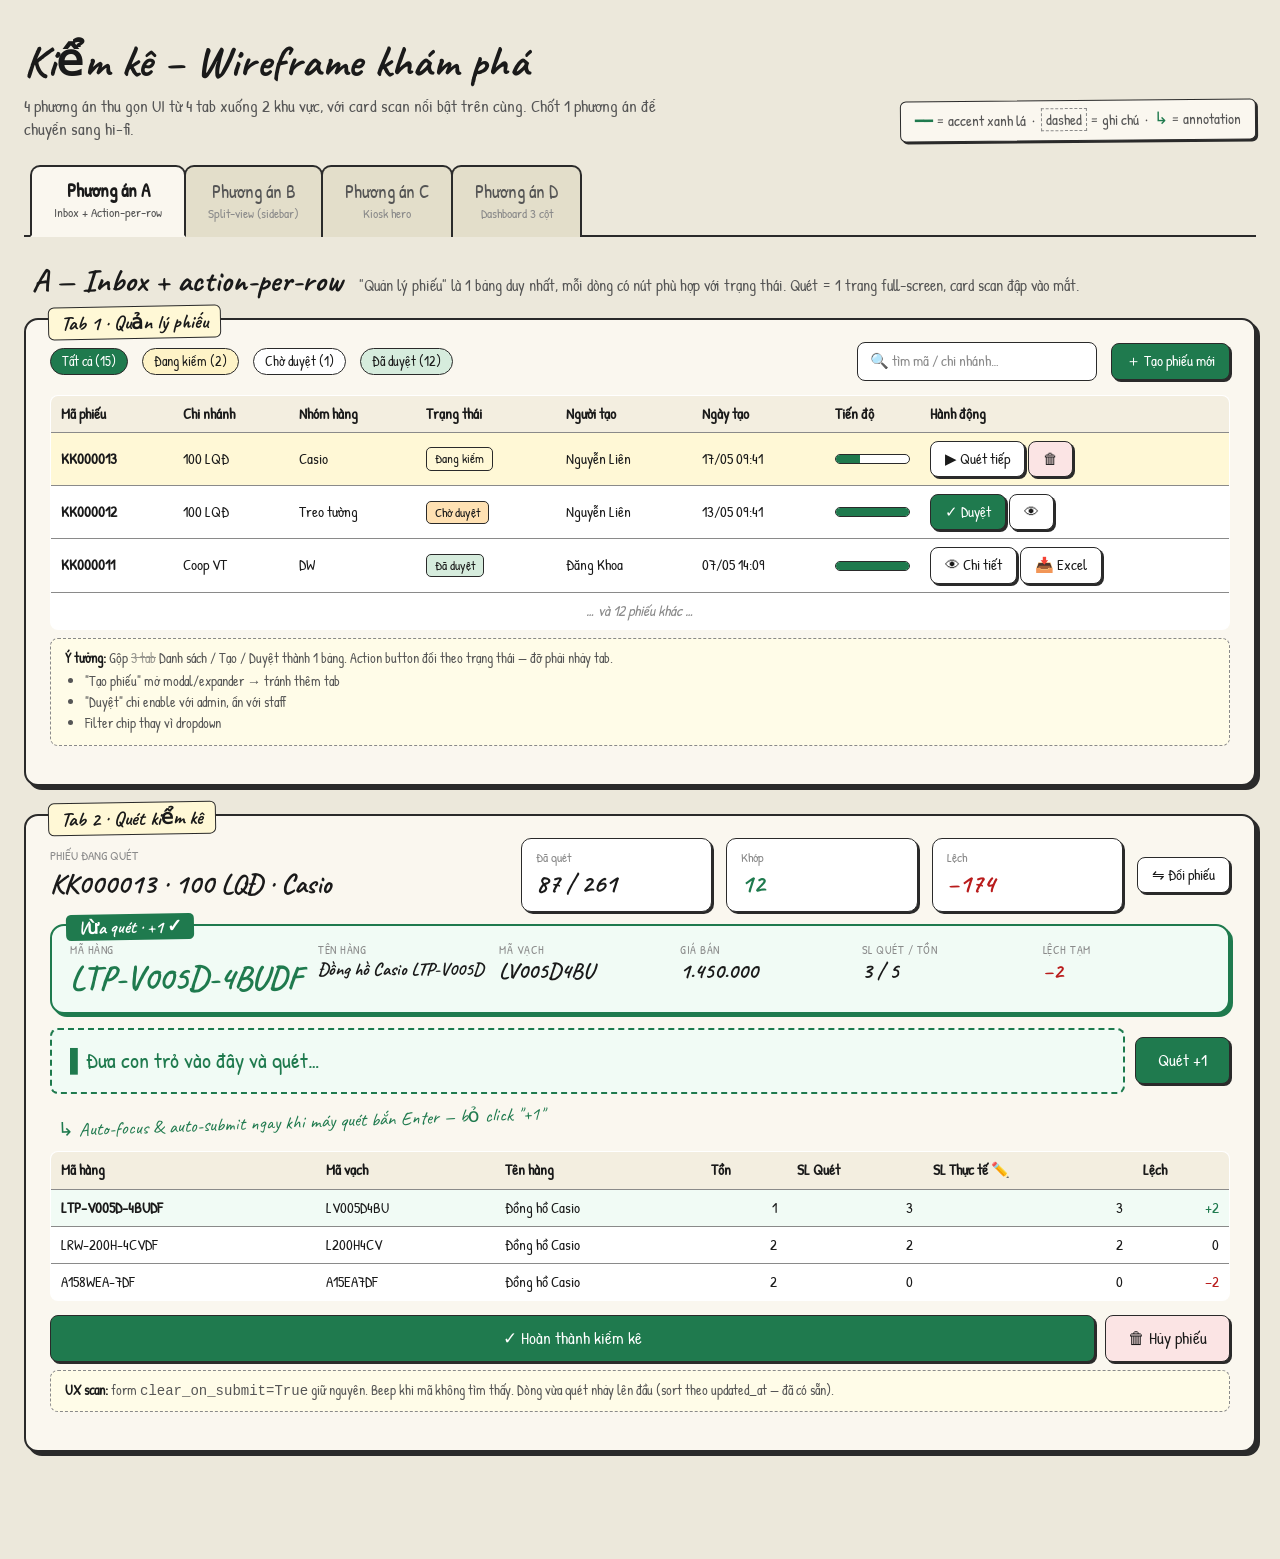
<file: design_handoff_kiem_ke/Kiem_ke_Wireframes.html>
<!doctype html>
<html lang="vi">
<head>
<meta charset="utf-8" />
<title>Kiểm kê – Wireframes</title>
<link rel="preconnect" href="https://fonts.googleapis.com" />
<link rel="preconnect" href="https://fonts.gstatic.com" crossorigin />
<link href="https://fonts.googleapis.com/css2?family=Caveat:wght@500;700&family=Patrick+Hand&family=Kalam:wght@400;700&display=swap" rel="stylesheet" />
<style>
  :root {
    --ink: #1a1a1a;
    --ink-2: #555;
    --ink-3: #8a8a8a;
    --paper: #faf7ef;
    --paper-2: #f3eee0;
    --line: #2a2a2a;
    --accent: #1f7a4e;          /* green – inventory/success */
    --accent-soft: #d6ecdd;
    --warn: #c2410c;
    --bad: #b91c1c;
  }
  * { box-sizing: border-box; }
  html, body { margin: 0; background: #ece8db; }
  body {
    font-family: 'Patrick Hand', 'Kalam', system-ui, sans-serif;
    color: var(--ink);
    font-size: 17px;
    line-height: 1.35;
    padding: 32px 24px 80px;
  }

  /* ─── Top bar ─── */
  .topbar {
    max-width: 1280px;
    margin: 0 auto 24px;
    display: flex;
    align-items: end;
    justify-content: space-between;
    gap: 24px;
  }
  .topbar h1 {
    font-family: 'Caveat', cursive;
    font-weight: 700;
    margin: 0;
    font-size: 44px;
    letter-spacing: 0.5px;
  }
  .topbar p {
    margin: 4px 0 0;
    color: var(--ink-2);
    font-size: 17px;
    max-width: 640px;
  }
  .legend {
    font-family: 'Patrick Hand';
    background: var(--paper);
    border: 1.5px solid var(--line);
    border-radius: 6px;
    padding: 8px 14px;
    font-size: 15px;
    color: var(--ink-2);
    transform: rotate(-0.5deg);
    box-shadow: 2px 2px 0 var(--line);
  }

  /* ─── Tabs ─── */
  .tabs {
    max-width: 1280px;
    margin: 0 auto 18px;
    display: flex;
    gap: 0;
    border-bottom: 2px solid var(--line);
    padding: 0 6px;
  }
  .tab {
    appearance: none;
    background: transparent;
    border: 2px solid var(--line);
    border-bottom: none;
    border-radius: 10px 10px 0 0;
    padding: 10px 22px 14px;
    font-family: 'Patrick Hand';
    font-size: 19px;
    color: var(--ink-2);
    cursor: pointer;
    margin-right: -2px;
    margin-bottom: -2px;
    background: #e3deca;
    transition: all 0.15s ease;
  }
  .tab:hover { color: var(--ink); }
  .tab.active {
    color: var(--ink);
    background: var(--paper);
    border-bottom: 2px solid var(--paper);
    z-index: 2;
    font-weight: 700;
  }
  .tab small { display: block; font-size: 13px; color: var(--ink-3); font-weight: 400; }
  .tab.active small { color: var(--ink-2); }

  /* ─── Variant container ─── */
  .variant {
    max-width: 1280px;
    margin: 0 auto;
    display: none;
  }
  .variant.active { display: block; }

  .v-header {
    display: flex;
    align-items: baseline;
    gap: 16px;
    margin-bottom: 8px;
    padding: 4px 8px;
  }
  .v-header h2 {
    font-family: 'Caveat', cursive;
    font-size: 32px;
    margin: 0;
  }
  .v-header .pitch {
    color: var(--ink-2);
    font-size: 16px;
  }

  /* Screen "paper" frame */
  .screen {
    background: var(--paper);
    border: 2px solid var(--line);
    border-radius: 14px;
    padding: 22px 24px 26px;
    margin: 12px 0 28px;
    box-shadow: 4px 4px 0 var(--line);
    position: relative;
  }
  .screen::before {
    content: attr(data-label);
    position: absolute;
    top: -14px; left: 22px;
    background: #fff8d6;
    border: 1.5px solid var(--line);
    border-radius: 6px;
    padding: 2px 12px;
    font-family: 'Caveat', cursive;
    font-weight: 700;
    font-size: 20px;
    transform: rotate(-1deg);
  }

  /* Sketchy UI primitives ----------------- */
  .row { display: flex; gap: 10px; align-items: center; }
  .col { display: flex; flex-direction: column; gap: 10px; }
  .stretch { flex: 1; }

  .btn {
    border: 1.8px solid var(--line);
    border-radius: 8px;
    padding: 7px 14px;
    background: #fff;
    font-family: 'Patrick Hand';
    font-size: 15px;
    cursor: default;
    box-shadow: 2px 2px 0 var(--line);
    display: inline-flex; align-items: center; gap: 6px;
    white-space: nowrap;
  }
  .btn.primary { background: var(--accent); color: white; }
  .btn.ghost { background: var(--paper-2); }
  .btn.danger { background: #fbe4e4; }
  .btn.lg { padding: 11px 22px; font-size: 17px; }

  .input {
    border: 1.8px solid var(--line);
    border-radius: 8px;
    padding: 8px 12px;
    background: #fff;
    font-family: 'Patrick Hand';
    font-size: 15px;
    color: var(--ink-3);
    flex: 1;
    min-height: 22px;
  }
  .input.big {
    font-size: 22px;
    padding: 16px 18px;
    min-height: 36px;
  }
  .input.scanner {
    border: 2.5px dashed var(--accent);
    background: #f1fbf5;
    color: var(--accent);
  }

  .chip {
    border: 1.5px solid var(--line);
    border-radius: 999px;
    padding: 3px 11px;
    font-size: 14px;
    background: #fff;
  }
  .chip.active { background: var(--accent); color: white; }
  .chip.warn { background: #fef3c7; }
  .chip.ok { background: var(--accent-soft); }

  .badge {
    display: inline-block;
    padding: 2px 8px;
    font-size: 13px;
    border-radius: 5px;
    border: 1.5px solid var(--line);
    background: #fff;
  }
  .badge.scanning { background: #fff8d6; }
  .badge.waiting  { background: #ffe1b3; }
  .badge.done     { background: var(--accent-soft); }

  /* Table */
  table.wf {
    width: 100%;
    border-collapse: collapse;
    font-family: 'Patrick Hand';
    font-size: 15px;
    background: #fff;
    border: 1.5px solid var(--line);
    border-radius: 8px;
    overflow: hidden;
  }
  table.wf th, table.wf td {
    border-bottom: 1px solid var(--ink-3);
    padding: 8px 10px;
    text-align: left;
    vertical-align: middle;
  }
  table.wf th { background: var(--paper-2); font-weight: 700; }
  table.wf tr:last-child td { border-bottom: none; }
  table.wf td.num { text-align: right; font-variant-numeric: tabular-nums; }
  table.wf tr.just-scanned { background: #f1fbf5; }

  /* Section labels */
  .section-tag {
    display: inline-block;
    font-family: 'Caveat';
    font-size: 20px;
    color: var(--ink-2);
    padding: 0 6px;
    margin: 18px 0 6px;
    border-bottom: 2px solid var(--ink-3);
  }

  /* SCAN CARD – the hero element */
  .scancard {
    border: 2.5px solid var(--accent);
    border-radius: 14px;
    background: #f1fbf5;
    padding: 16px 18px;
    position: relative;
    box-shadow: 3px 3px 0 var(--accent);
  }
  .scancard.compact { padding: 12px 14px; }
  .scancard .sc-label {
    position: absolute; top: -12px; left: 14px;
    background: var(--accent); color: white;
    font-family: 'Caveat'; font-size: 18px; font-weight: 700;
    padding: 1px 12px; border-radius: 5px; transform: rotate(-1deg);
  }
  .sc-grid {
    display: grid;
    grid-template-columns: 1.4fr 1fr 1fr 1fr 1fr 1fr;
    gap: 14px;
    align-items: stretch;
  }
  .sc-cell { display: flex; flex-direction: column; gap: 2px; }
  .sc-cell .k {
    font-size: 12px;
    color: var(--ink-3);
    text-transform: uppercase;
    letter-spacing: 0.5px;
  }
  .sc-cell .v {
    font-family: 'Caveat'; font-weight: 700;
    font-size: 22px;
    color: var(--ink);
    line-height: 1.05;
  }
  .sc-cell.big .v { font-size: 30px; color: var(--accent); }
  .sc-cell .v.lech-neg { color: var(--bad); }
  .sc-cell .v.lech-pos { color: var(--accent); }

  /* KPI tiles */
  .kpi {
    border: 1.8px solid var(--line);
    border-radius: 10px;
    padding: 10px 14px;
    background: #fff;
    min-width: 130px;
    flex: 1;
    box-shadow: 2px 2px 0 var(--line);
  }
  .kpi .k { font-size: 13px; color: var(--ink-3); }
  .kpi .v { font-family: 'Caveat'; font-weight: 700; font-size: 26px; }
  .kpi.ok  .v { color: var(--accent); }
  .kpi.bad .v { color: var(--bad); }

  /* progress bar */
  .progress {
    height: 10px;
    background: #fff;
    border: 1.5px solid var(--line);
    border-radius: 6px;
    overflow: hidden;
    flex: 1;
  }
  .progress > span { display:block; height: 100%; background: var(--accent); }

  /* arrows / annotations */
  .annot {
    font-family: 'Caveat';
    color: var(--accent);
    font-size: 19px;
    transform: rotate(-2deg);
    display: inline-block;
    padding: 2px 8px;
  }
  .annot-line {
    position: relative;
    padding-left: 22px;
    font-family: 'Caveat';
    font-size: 17px;
    color: var(--ink-2);
    margin: 6px 0;
  }
  .annot-line::before {
    content: "↳";
    position: absolute; left: 4px; top: -2px;
    color: var(--accent); font-weight: 700;
  }

  .notes {
    border: 1.5px dashed var(--ink-3);
    border-radius: 8px;
    padding: 10px 14px;
    background: #fffce8;
    font-family: 'Patrick Hand';
    font-size: 14px;
    color: var(--ink-2);
    margin: 8px 0 12px;
  }
  .notes b { color: var(--ink); font-weight: 700; }
  .notes ul { margin: 4px 0 0; padding-left: 20px; }
  .notes li { margin-bottom: 2px; }

  /* tab pills inside variants */
  .pills { display: flex; gap: 0; }
  .pill {
    border: 1.5px solid var(--line);
    background: #fff;
    padding: 5px 14px;
    font-family: 'Patrick Hand';
    font-size: 15px;
  }
  .pill:first-child { border-radius: 7px 0 0 7px; }
  .pill:last-child  { border-radius: 0 7px 7px 0; }
  .pill + .pill { border-left: none; }
  .pill.active { background: var(--ink); color: white; }

  /* sidebar list */
  .side-list {
    border: 1.5px solid var(--line);
    border-radius: 8px;
    background: #fff;
    overflow: hidden;
  }
  .side-list .item {
    padding: 10px 12px;
    border-bottom: 1px solid var(--ink-3);
    font-size: 14px;
  }
  .side-list .item:last-child { border-bottom: none; }
  .side-list .item.active { background: var(--accent-soft); border-left: 4px solid var(--accent); padding-left: 8px; }
  .side-list .item .ma { font-family: 'Caveat'; font-weight: 700; font-size: 18px; }
  .side-list .item .meta { color: var(--ink-3); font-size: 13px; }

  /* history feed */
  .feed {
    border: 1.5px solid var(--line);
    border-radius: 8px;
    background: #fff;
    padding: 6px 8px;
  }
  .feed .f {
    display: flex; justify-content: space-between; align-items: center;
    padding: 5px 6px;
    border-bottom: 1px dashed var(--ink-3);
    font-size: 14px;
  }
  .feed .f:last-child { border-bottom: none; }
  .feed .f.ok::before { content: "✓"; color: var(--accent); font-weight: 700; margin-right: 6px; }
  .feed .f.bad::before { content: "✕"; color: var(--bad); font-weight: 700; margin-right: 6px; }

  /* ring progress */
  .ring {
    display: flex; flex-direction: column; align-items: center; justify-content: center;
    width: 130px; height: 130px;
    border-radius: 50%;
    border: 5px solid var(--paper-2);
    border-top-color: var(--accent);
    border-right-color: var(--accent);
    transform: rotate(-25deg);
    margin: 8px auto;
  }
  .ring .num { font-family: 'Caveat'; font-size: 34px; font-weight: 700; transform: rotate(25deg); }
  .ring .sub { font-size: 13px; color: var(--ink-3); transform: rotate(25deg); }

  /* mini-card */
  .card {
    border: 1.5px solid var(--line);
    border-radius: 10px;
    background: #fff;
    padding: 12px 14px;
    box-shadow: 2px 2px 0 var(--line);
  }
  .card .title { font-family: 'Caveat'; font-weight: 700; font-size: 20px; margin-bottom: 4px; }
  .card .desc  { font-size: 14px; color: var(--ink-2); }

  /* drawing helpers */
  .pencil { color: var(--accent); }
  .strike { text-decoration: line-through; opacity: .6; }
  .hint { font-family: 'Caveat'; font-size: 17px; color: var(--accent); }

  .summary-row { display: flex; gap: 10px; }
</style>
</head>
<body>

  <div class="topbar">
    <div>
      <h1>Kiểm kê – Wireframe khám phá</h1>
      <p>4 phương án thu gọn UI từ 4 tab xuống 2 khu vực, với card scan nổi bật trên cùng. Chốt 1 phương án để chuyển sang hi-fi.</p>
    </div>
    <div class="legend">
      <span class="pencil">━━</span> = accent xanh lá &nbsp;·&nbsp;
      <span style="border:1.5px dashed var(--ink-3); padding:0 4px;">dashed</span> = ghi chú &nbsp;·&nbsp;
      <span class="hint">↳</span> = annotation
    </div>
  </div>

  <div class="tabs" role="tablist">
    <button class="tab active" data-v="a">Phương án A<small>Inbox + Action-per-row</small></button>
    <button class="tab" data-v="b">Phương án B<small>Split-view (sidebar)</small></button>
    <button class="tab" data-v="c">Phương án C<small>Kiosk hero</small></button>
    <button class="tab" data-v="d">Phương án D<small>Dashboard 3 cột</small></button>
  </div>

  <!-- ════════ VARIANT A ════════ -->
  <div class="variant active" data-v="a">
    <div class="v-header">
      <h2>A — Inbox + action-per-row</h2>
      <span class="pitch">"Quản lý phiếu" là 1 bảng duy nhất, mỗi dòng có nút phù hợp với trạng thái. Quét = 1 trang full-screen, card scan đập vào mắt.</span>
    </div>

    <!-- Screen 1: Quản lý phiếu -->
    <div class="screen" data-label="Tab 1 · Quản lý phiếu">
      <div class="row" style="margin-bottom:14px; gap:14px; flex-wrap:wrap;">
        <span class="chip active">Tất cả (15)</span>
        <span class="chip warn">Đang kiểm (2)</span>
        <span class="chip">Chờ duyệt (1)</span>
        <span class="chip ok">Đã duyệt (12)</span>
        <div class="stretch"></div>
        <span class="input" style="max-width:240px;">🔍 tìm mã / chi nhánh…</span>
        <span class="btn primary">＋ Tạo phiếu mới</span>
      </div>

      <table class="wf">
        <thead><tr>
          <th>Mã phiếu</th><th>Chi nhánh</th><th>Nhóm hàng</th><th>Trạng thái</th>
          <th>Người tạo</th><th>Ngày tạo</th><th class="num">Tiến độ</th><th>Hành động</th>
        </tr></thead>
        <tbody>
          <tr style="background:#fff8d6;">
            <td><b>KK000013</b></td><td>100 LQĐ</td><td>Casio</td>
            <td><span class="badge scanning">Đang kiểm</span></td>
            <td>Nguyễn Liên</td><td>17/05 09:41</td>
            <td><div class="progress" style="margin:0;"><span style="width:32%"></span></div></td>
            <td><span class="btn">▶ Quét tiếp</span> <span class="btn danger">🗑</span></td>
          </tr>
          <tr>
            <td><b>KK000012</b></td><td>100 LQĐ</td><td>Treo tường</td>
            <td><span class="badge waiting">Chờ duyệt</span></td>
            <td>Nguyễn Liên</td><td>13/05 09:41</td>
            <td><div class="progress" style="margin:0;"><span style="width:100%"></span></div></td>
            <td><span class="btn primary">✓ Duyệt</span> <span class="btn">👁</span></td>
          </tr>
          <tr>
            <td><b>KK000011</b></td><td>Coop VT</td><td>DW</td>
            <td><span class="badge done">Đã duyệt</span></td>
            <td>Đăng Khoa</td><td>07/05 14:09</td>
            <td><div class="progress" style="margin:0;"><span style="width:100%"></span></div></td>
            <td><span class="btn">👁 Chi tiết</span> <span class="btn">📥 Excel</span></td>
          </tr>
          <tr><td colspan="8" style="color:var(--ink-3); text-align:center; font-style:italic;">… và 12 phiếu khác …</td></tr>
        </tbody>
      </table>

      <div class="notes">
        <b>Ý tưởng:</b> Gộp <span class="strike">3 tab</span> Danh sách / Tạo / Duyệt thành 1 bảng. Action button đổi theo trạng thái — đỡ phải nhảy tab.
        <ul>
          <li>"Tạo phiếu" mở modal/expander → tránh thêm tab</li>
          <li>"Duyệt" chỉ enable với admin, ẩn với staff</li>
          <li>Filter chip thay vì dropdown</li>
        </ul>
      </div>
    </div>

    <!-- Screen 2: Quét -->
    <div class="screen" data-label="Tab 2 · Quét kiểm kê">
      <div class="row" style="margin-bottom: 12px; gap:14px;">
        <div>
          <div style="font-size:13px; color:var(--ink-3);">PHIẾU ĐANG QUÉT</div>
          <div style="font-family:'Caveat'; font-weight:700; font-size:28px;">KK000013 · 100 LQĐ · Casio</div>
        </div>
        <div class="stretch"></div>
        <div class="kpi"><div class="k">Đã quét</div><div class="v">87 / 261</div></div>
        <div class="kpi ok"><div class="k">Khớp</div><div class="v">12</div></div>
        <div class="kpi bad"><div class="k">Lệch</div><div class="v">−174</div></div>
        <span class="btn">⇋ Đổi phiếu</span>
      </div>

      <!-- The hero scan card -->
      <div class="scancard" style="margin-bottom: 14px;">
        <span class="sc-label">Vừa quét  ·  +1 ✓</span>
        <div class="sc-grid">
          <div class="sc-cell big">
            <span class="k">Mã hàng</span>
            <span class="v" style="font-size:34px;">LTP-V005D-4BUDF</span>
          </div>
          <div class="sc-cell">
            <span class="k">Tên hàng</span>
            <span class="v" style="font-size:18px;">Đồng hồ Casio LTP-V005D</span>
          </div>
          <div class="sc-cell">
            <span class="k">Mã vạch</span>
            <span class="v">LV005D4BU</span>
          </div>
          <div class="sc-cell">
            <span class="k">Giá bán</span>
            <span class="v">1.450.000</span>
          </div>
          <div class="sc-cell">
            <span class="k">SL quét / Tồn</span>
            <span class="v">3 / 5</span>
          </div>
          <div class="sc-cell">
            <span class="k">Lệch tạm</span>
            <span class="v lech-neg">−2</span>
          </div>
        </div>
      </div>

      <div class="row" style="margin-bottom: 14px;">
        <span class="input scanner big">▌Đưa con trỏ vào đây và quét…</span>
        <span class="btn primary lg">Quét +1</span>
      </div>
      <span class="annot">↳ Auto-focus & auto-submit ngay khi máy quét bắn Enter — bỏ click "+1"</span>

      <table class="wf" style="margin-top: 14px;">
        <thead><tr>
          <th>Mã hàng</th><th>Mã vạch</th><th>Tên hàng</th>
          <th class="num">Tồn</th><th class="num">SL Quét</th><th class="num">SL Thực tế ✏️</th><th class="num">Lệch</th>
        </tr></thead>
        <tbody>
          <tr class="just-scanned">
            <td><b>LTP-V005D-4BUDF</b></td><td>LV005D4BU</td><td>Đồng hồ Casio</td>
            <td class="num">1</td><td class="num">3</td><td class="num">3</td><td class="num" style="color:var(--accent);">+2</td>
          </tr>
          <tr><td>LRW-200H-4CVDF</td><td>L200H4CV</td><td>Đồng hồ Casio</td>
            <td class="num">2</td><td class="num">2</td><td class="num">2</td><td class="num">0</td></tr>
          <tr><td>A158WEA-7DF</td><td>A15EA7DF</td><td>Đồng hồ Casio</td>
            <td class="num">2</td><td class="num">0</td><td class="num">0</td><td class="num" style="color:var(--bad);">−2</td></tr>
        </tbody>
      </table>

      <div class="row" style="margin-top: 14px; gap: 10px;">
        <span class="btn primary lg stretch" style="justify-content:center;">✓ Hoàn thành kiểm kê</span>
        <span class="btn danger lg">🗑 Hủy phiếu</span>
      </div>

      <div class="notes">
        <b>UX scan:</b> form <code>clear_on_submit=True</code> giữ nguyên. Beep khi mã không tìm thấy. Dòng vừa quét nhảy lên đầu (sort theo updated_at — đã có sẵn).
      </div>
    </div>
  </div>

  <!-- ════════ VARIANT B ════════ -->
  <div class="variant" data-v="b">
    <div class="v-header">
      <h2>B — Split view có sidebar</h2>
      <span class="pitch">Sidebar trái = danh sách phiếu (sticky). Phải = chi tiết phiếu đang chọn (đọc / quét / duyệt — tất cả 1 chỗ). Chỉ còn <b>1 màn hình duy nhất</b>.</span>
    </div>

    <div class="screen" data-label="Một màn hình duy nhất – sidebar + main">
      <div class="row" style="align-items: stretch; gap: 18px;">

        <!-- Sidebar -->
        <div style="flex: 0 0 280px;" class="col">
          <div class="row" style="gap:6px;">
            <span class="btn primary stretch" style="justify-content:center;">＋ Tạo phiếu</span>
            <span class="btn ghost">⚙</span>
          </div>
          <div class="row" style="gap:4px; flex-wrap:wrap;">
            <span class="chip active">Tất cả</span>
            <span class="chip warn">Đang kiểm</span>
            <span class="chip">Chờ duyệt</span>
          </div>
          <div class="side-list">
            <div class="item active">
              <div class="ma">KK000013</div>
              <div class="meta">100 LQĐ · Casio<br />
                <span style="color:var(--warn);">● Đang kiểm</span> · 87/261
              </div>
            </div>
            <div class="item">
              <div class="ma">KK000012</div>
              <div class="meta">100 LQĐ · Treo tường<br />
                <span style="color:var(--accent);">● Chờ duyệt</span></div>
            </div>
            <div class="item">
              <div class="ma">KK000011</div>
              <div class="meta">Coop VT · DW<br />
                <span style="color:var(--ink-3);">● Đã duyệt</span></div>
            </div>
            <div class="item">
              <div class="ma">KK000010</div>
              <div class="meta">100 LQĐ · LC|Seiko<br />
                <span style="color:var(--ink-3);">● Đã duyệt</span></div>
            </div>
            <div class="item" style="color:var(--ink-3); text-align:center; font-style:italic;">… 11 phiếu …</div>
          </div>
        </div>

        <!-- Main -->
        <div class="stretch col" style="min-width: 0;">
          <div class="row" style="gap:14px;">
            <div>
              <div style="font-size:13px; color:var(--ink-3);">PHIẾU</div>
              <div style="font-family:'Caveat'; font-weight:700; font-size:30px;">KK000013 · Casio</div>
              <div style="color:var(--ink-2); font-size:14px;">100 Lê Quý Đôn · Nguyễn Liên · 17/05 09:41</div>
            </div>
            <div class="stretch"></div>
            <span class="badge scanning">● Đang kiểm</span>
            <span class="btn">📥 Excel</span>
            <span class="btn danger">🗑 Hủy</span>
          </div>

          <div class="scancard">
            <span class="sc-label">Vừa quét  ·  +1 ✓</span>
            <div class="sc-grid">
              <div class="sc-cell big"><span class="k">Mã hàng</span><span class="v" style="font-size:30px;">LTP-V005D-4BUDF</span></div>
              <div class="sc-cell"><span class="k">Tên</span><span class="v" style="font-size:16px;">Đồng hồ Casio LTP-V005D</span></div>
              <div class="sc-cell"><span class="k">Mã vạch</span><span class="v">LV005D4BU</span></div>
              <div class="sc-cell"><span class="k">Giá bán</span><span class="v">1.450.000</span></div>
              <div class="sc-cell"><span class="k">Quét / Tồn</span><span class="v">3 / 5</span></div>
              <div class="sc-cell"><span class="k">Lệch</span><span class="v lech-neg">−2</span></div>
            </div>
          </div>

          <div class="row">
            <span class="input scanner big stretch">▌Quét ở đây…</span>
            <span class="btn primary lg">+1</span>
          </div>

          <div class="row" style="gap: 10px;">
            <div class="kpi"><div class="k">Tổng tồn</div><div class="v">261</div></div>
            <div class="kpi ok"><div class="k">Đã quét</div><div class="v">87</div></div>
            <div class="kpi bad"><div class="k">Lệch</div><div class="v">−174</div></div>
            <div class="kpi"><div class="k">% hoàn thành</div><div class="v">33%</div></div>
          </div>

          <table class="wf">
            <thead><tr>
              <th>Mã hàng</th><th>Tên</th>
              <th class="num">Tồn</th><th class="num">Quét</th><th class="num">Thực tế ✏️</th><th class="num">Lệch</th>
            </tr></thead>
            <tbody>
              <tr class="just-scanned"><td><b>LTP-V005D-4BUDF</b></td><td>Casio LTP-V005D</td>
                <td class="num">1</td><td class="num">3</td><td class="num">3</td><td class="num" style="color:var(--accent);">+2</td></tr>
              <tr><td>LRW-200H-4CVDF</td><td>Casio</td>
                <td class="num">2</td><td class="num">2</td><td class="num">2</td><td class="num">0</td></tr>
              <tr><td>A158WEA-7DF</td><td>Casio</td>
                <td class="num">2</td><td class="num">0</td><td class="num">0</td><td class="num" style="color:var(--bad);">−2</td></tr>
              <tr><td colspan="6" style="text-align:center; color:var(--ink-3); font-style:italic;">… 6 dòng khác …</td></tr>
            </tbody>
          </table>

          <div class="row" style="gap:10px;">
            <span class="btn primary lg stretch" style="justify-content:center;">✓ Hoàn thành kiểm kê</span>
          </div>
        </div>
      </div>

      <div class="notes" style="margin-top: 14px;">
        <b>Điểm mạnh:</b> Không còn khái niệm "tab Quét" riêng — chọn phiếu ở sidebar là tự vào quét. State của phiếu quyết định nút nào hiện (Quét / Duyệt / Xem).<br />
        <b>Cảnh báo:</b> Sidebar chiếm 280px → màn 13" có thể chật. Cần collapsible.
      </div>
    </div>
  </div>

  <!-- ════════ VARIANT C ════════ -->
  <div class="variant" data-v="c">
    <div class="v-header">
      <h2>C — Kiosk hero (Scan-first)</h2>
      <span class="pitch">Tối ưu cho người dùng cầm máy quét USB. Ô quét chiếm toàn bộ phía trên, info card to gấp đôi. Table thu nhỏ làm "log". Mobile-friendly.</span>
    </div>

    <!-- Screen 1: Quản lý phiếu -->
    <div class="screen" data-label="Quản lý phiếu (pills, không phải tab)">
      <div class="row" style="margin-bottom: 12px;">
        <div class="pills">
          <span class="pill active">📋 Danh sách</span>
          <span class="pill">＋ Tạo phiếu</span>
          <span class="pill">✓ Duyệt (1)</span>
        </div>
        <div class="stretch"></div>
        <span class="input" style="max-width:260px;">🔍 mã / chi nhánh…</span>
      </div>

      <table class="wf">
        <thead><tr>
          <th>Mã</th><th>Chi nhánh</th><th>Nhóm</th><th>Trạng thái</th>
          <th>Tiến độ</th><th>Ngày</th><th></th>
        </tr></thead>
        <tbody>
          <tr><td><b>KK000013</b></td><td>100 LQĐ</td><td>Casio</td>
            <td><span class="badge scanning">Đang kiểm</span></td>
            <td><div class="progress"><span style="width:33%"></span></div></td>
            <td>17/05</td><td><span class="btn">▶</span></td></tr>
          <tr><td><b>KK000012</b></td><td>100 LQĐ</td><td>Treo tường</td>
            <td><span class="badge waiting">Chờ duyệt</span></td>
            <td><div class="progress"><span style="width:100%"></span></div></td>
            <td>13/05</td><td><span class="btn">▶</span></td></tr>
          <tr><td>KK000011</td><td>Coop VT</td><td>DW</td>
            <td><span class="badge done">Đã duyệt</span></td>
            <td><div class="progress"><span style="width:100%"></span></div></td>
            <td>07/05</td><td><span class="btn">👁</span></td></tr>
        </tbody>
      </table>
    </div>

    <!-- Screen 2: Quét kiosk -->
    <div class="screen" data-label="Quét kiểm kê – Kiosk mode">
      <div class="row" style="gap:14px; margin-bottom:14px;">
        <span class="badge scanning">● KK000013</span>
        <span style="font-family:'Caveat'; font-size:22px;">100 LQĐ · Casio</span>
        <div class="stretch"></div>
        <span class="hint">87 / 261 đã quét  ·  33%</span>
        <span class="btn">⇋ Đổi phiếu</span>
      </div>

      <!-- HERO: full-width scan input -->
      <div class="scancard" style="padding: 24px 24px 26px;">
        <span class="sc-label">Đang chờ quét</span>
        <input class="input scanner big" style="width:100%; padding: 22px 22px; font-size: 28px; margin-bottom: 18px; text-align:center;" placeholder="▌  Hướng máy quét vào mã vạch  ▌" disabled />

        <div style="display:grid; grid-template-columns: repeat(6, 1fr); gap: 14px;">
          <div class="sc-cell big" style="grid-column: span 2;">
            <span class="k">Mã vừa quét</span>
            <span class="v" style="font-size:36px;">LTP-V005D-4BUDF</span>
            <span style="color:var(--ink-2); font-size:14px;">Đồng hồ Casio LTP-V005D</span>
          </div>
          <div class="card" style="margin:0;"><div class="k" style="font-size:12px; color:var(--ink-3);">MÃ VẠCH</div><div class="title">LV005D4BU</div></div>
          <div class="card" style="margin:0;"><div class="k" style="font-size:12px; color:var(--ink-3);">GIÁ BÁN</div><div class="title">1.450k</div></div>
          <div class="card" style="margin:0; background:#f1fbf5;"><div class="k" style="font-size:12px; color:var(--ink-3);">SL QUÉT</div><div class="title" style="color:var(--accent); font-size:30px;">3</div></div>
          <div class="card" style="margin:0;"><div class="k" style="font-size:12px; color:var(--ink-3);">TỒN HỆ THỐNG</div><div class="title">5</div></div>
        </div>

        <div class="row" style="margin-top: 16px; justify-content:center; gap: 8px;">
          <span class="hint">Lệch tạm:</span>
          <span style="font-family:'Caveat'; font-size: 34px; font-weight:700; color: var(--bad);">−2</span>
        </div>
      </div>

      <div class="section-tag">Log quét (mới nhất ↑)</div>
      <div class="feed">
        <div class="f ok"><span><b>LTP-V005D-4BUDF</b> · Casio LTP-V005D</span><span style="color:var(--ink-3);">3 / 5 · 09:42:14</span></div>
        <div class="f ok"><span><b>LRW-200H-4CVDF</b> · Casio LRW-200H</span><span style="color:var(--ink-3);">2 / 2 · 09:41:58</span></div>
        <div class="f bad"><span><b>ABCD-XYZ</b>  <span style="color:var(--bad);">không tìm thấy trong hệ thống</span></span><span style="color:var(--ink-3);">09:41:45</span></div>
        <div class="f ok"><span><b>A158WEA-7DF</b> · Casio A158</span><span style="color:var(--ink-3);">2 / 2 · 09:40:11</span></div>
      </div>

      <div class="row" style="margin-top: 14px; gap: 10px;">
        <span class="btn ghost">📊 Xem bảng đầy đủ</span>
        <div class="stretch"></div>
        <span class="btn primary lg">✓ Hoàn thành</span>
        <span class="btn danger">🗑</span>
      </div>

      <div class="notes">
        <b>Trade-off:</b> Đẹp nhất, ít overload thông tin nhất — nhưng bảng đầy đủ bị ẩn (cần click "Xem bảng" để mở expander). Phù hợp nếu user 95% chỉ làm việc qua máy quét.
      </div>
    </div>
  </div>

  <!-- ════════ VARIANT D ════════ -->
  <div class="variant" data-v="d">
    <div class="v-header">
      <h2>D — Dashboard 3 cột</h2>
      <span class="pitch">Màn quét chia 3 cột: Trái = scan + history feed · Giữa = progress ring + thông số phiếu · Phải = item table. Mọi info hiển thị cùng lúc, không scroll.</span>
    </div>

    <!-- Screen 1: Quản lý phiếu – KPI top -->
    <div class="screen" data-label="Quản lý phiếu – KPI + bảng">
      <div class="row" style="gap: 12px; margin-bottom: 14px;">
        <div class="kpi" style="background:#fff8d6;"><div class="k">ĐANG KIỂM</div><div class="v">2</div></div>
        <div class="kpi" style="background:#ffe1b3;"><div class="k">CHỜ DUYỆT</div><div class="v">1</div></div>
        <div class="kpi ok"><div class="k">ĐÃ DUYỆT (30N)</div><div class="v">12</div></div>
        <div class="kpi"><div class="k">CHÊNH LỆCH TỔNG</div><div class="v" style="color:var(--bad);">−174</div></div>
        <div class="stretch"></div>
        <span class="btn primary lg">＋ Tạo phiếu</span>
      </div>

      <div class="row" style="gap:10px; margin-bottom:10px; flex-wrap:wrap;">
        <span class="chip active">Tất cả</span>
        <span class="chip">100 LQĐ</span>
        <span class="chip">Coop VT</span>
        <div style="width: 1px; background:var(--ink-3); height: 22px; margin: 0 6px;"></div>
        <span class="chip">07 ngày</span>
        <span class="chip">30 ngày</span>
        <span class="chip">Tùy chọn…</span>
      </div>

      <table class="wf">
        <thead><tr><th>Mã</th><th>Chi nhánh</th><th>Nhóm hàng</th><th>Trạng thái</th><th class="num">Tiến độ</th><th class="num">Lệch GT</th><th></th></tr></thead>
        <tbody>
          <tr><td><b>KK000013</b></td><td>100 LQĐ</td><td>Casio</td><td><span class="badge scanning">Đang kiểm</span></td>
            <td class="num">33%</td><td class="num" style="color:var(--bad);">−252M</td><td><span class="btn">▶ Tiếp</span></td></tr>
          <tr><td><b>KK000012</b></td><td>100 LQĐ</td><td>Treo tường</td><td><span class="badge waiting">Chờ duyệt</span></td>
            <td class="num">100%</td><td class="num" style="color:var(--bad);">−12M</td><td><span class="btn primary">✓ Duyệt</span></td></tr>
          <tr><td>KK000011</td><td>Coop VT</td><td>DW</td><td><span class="badge done">Đã duyệt</span></td>
            <td class="num">100%</td><td class="num">+3M</td><td><span class="btn">👁</span></td></tr>
        </tbody>
      </table>
    </div>

    <!-- Screen 2: Quét – 3 columns -->
    <div class="screen" data-label="Quét – 3 cột">
      <div class="row" style="gap:14px; margin-bottom: 12px;">
        <div>
          <span style="font-family:'Caveat'; font-size:30px; font-weight:700;">KK000013</span>
          <span style="color:var(--ink-2); margin-left: 8px;">100 LQĐ · Casio</span>
        </div>
        <div class="stretch"></div>
        <span class="btn">⇋ Phiếu khác</span>
        <span class="btn primary">✓ Hoàn thành</span>
        <span class="btn danger">🗑</span>
      </div>

      <div class="row" style="align-items: stretch; gap: 14px;">

        <!-- COL 1: Scan + Feed -->
        <div class="col" style="flex: 0 0 320px;">
          <div class="scancard compact">
            <span class="sc-label">Quét</span>
            <input class="input scanner big" style="width:100%; padding: 18px; font-size: 22px; text-align:center;" placeholder="▌Quét…" disabled />
          </div>

          <div class="scancard compact" style="background:#fff;">
            <span class="sc-label" style="background:var(--ink); color:white;">Vừa quét</span>
            <div class="col" style="gap:6px;">
              <div><span style="color:var(--ink-3); font-size:12px;">MÃ</span> <b>LTP-V005D-4BUDF</b></div>
              <div style="color:var(--ink-2); font-size:14px;">Đồng hồ Casio LTP-V005D</div>
              <div class="row" style="gap:6px; flex-wrap:wrap;">
                <span class="badge">Mã vạch · LV005D4BU</span>
                <span class="badge">Giá · 1.450k</span>
              </div>
              <div class="row" style="gap:6px;">
                <span class="badge ok">Quét: 3</span>
                <span class="badge">Tồn: 5</span>
                <span class="badge" style="background:#fde2e2;">Lệch: −2</span>
              </div>
            </div>
          </div>

          <div class="section-tag" style="margin: 8px 0 4px;">5 lần quét gần nhất</div>
          <div class="feed">
            <div class="f ok"><span>LTP-V005D-4BUDF</span><span style="color:var(--ink-3);">3/5</span></div>
            <div class="f ok"><span>LRW-200H-4CVDF</span><span style="color:var(--ink-3);">2/2</span></div>
            <div class="f bad"><span style="color:var(--bad);">ABCD-XYZ — không có</span><span></span></div>
            <div class="f ok"><span>A158WEA-7DF</span><span style="color:var(--ink-3);">2/2</span></div>
            <div class="f ok"><span>LA-20WH-1ADF</span><span style="color:var(--ink-3);">1/2</span></div>
          </div>
        </div>

        <!-- COL 2: Progress -->
        <div class="col" style="flex: 0 0 200px; align-items:center;">
          <div class="ring"><div class="num">33%</div><div class="sub">đã quét</div></div>
          <div class="kpi" style="width: 100%;"><div class="k">Tổng tồn</div><div class="v">261</div></div>
          <div class="kpi ok" style="width: 100%;"><div class="k">Đã quét</div><div class="v">87</div></div>
          <div class="kpi bad" style="width: 100%;"><div class="k">Lệch</div><div class="v">−174</div></div>
          <span class="annot" style="text-align:center;">↳ Progress real-time</span>
        </div>

        <!-- COL 3: Table -->
        <div class="stretch col" style="min-width:0;">
          <div class="row" style="gap:6px;">
            <span class="input" style="max-width: 200px;">🔍 lọc trong phiếu…</span>
            <div class="stretch"></div>
            <span class="chip active">Tất cả</span>
            <span class="chip warn">Còn lệch</span>
            <span class="chip ok">Đã khớp</span>
          </div>
          <table class="wf">
            <thead><tr><th>Mã</th><th class="num">Tồn</th><th class="num">Quét</th><th class="num">Thực tế ✏️</th><th class="num">Lệch</th></tr></thead>
            <tbody>
              <tr class="just-scanned"><td><b>LTP-V005D-4BUDF</b></td><td class="num">1</td><td class="num">3</td><td class="num">3</td><td class="num" style="color:var(--accent);">+2</td></tr>
              <tr><td>LRW-200H-4CVDF</td><td class="num">2</td><td class="num">2</td><td class="num">2</td><td class="num">0</td></tr>
              <tr><td>LA-20WH-1ADF</td><td class="num">2</td><td class="num">1</td><td class="num">1</td><td class="num" style="color:var(--bad);">−1</td></tr>
              <tr><td>A158WEA-7DF</td><td class="num">2</td><td class="num">2</td><td class="num">2</td><td class="num">0</td></tr>
              <tr><td>AE-1600HX-3AVDF</td><td class="num">1</td><td class="num">0</td><td class="num">0</td><td class="num" style="color:var(--bad);">−1</td></tr>
              <tr><td colspan="5" style="text-align:center; color:var(--ink-3); font-style:italic;">… 4 dòng khác …</td></tr>
            </tbody>
          </table>
        </div>
      </div>

      <div class="notes">
        <b>Mật độ cao:</b> Power-user thấy mọi thứ cùng lúc, không scroll. <b>Trade-off:</b> Trên màn nhỏ &lt;1400px sẽ chật. Có thể cần collapse cột giữa thành thanh nhỏ.
      </div>
    </div>
  </div>

  <script>
    document.querySelectorAll('.tab').forEach(t => {
      t.addEventListener('click', () => {
        document.querySelectorAll('.tab').forEach(x => x.classList.remove('active'));
        document.querySelectorAll('.variant').forEach(x => x.classList.remove('active'));
        t.classList.add('active');
        document.querySelector('.variant[data-v="'+t.dataset.v+'"]').classList.add('active');
        window.scrollTo({top: 0, behavior: 'smooth'});
      });
    });
  </script>

</body>
</html>
</file>
